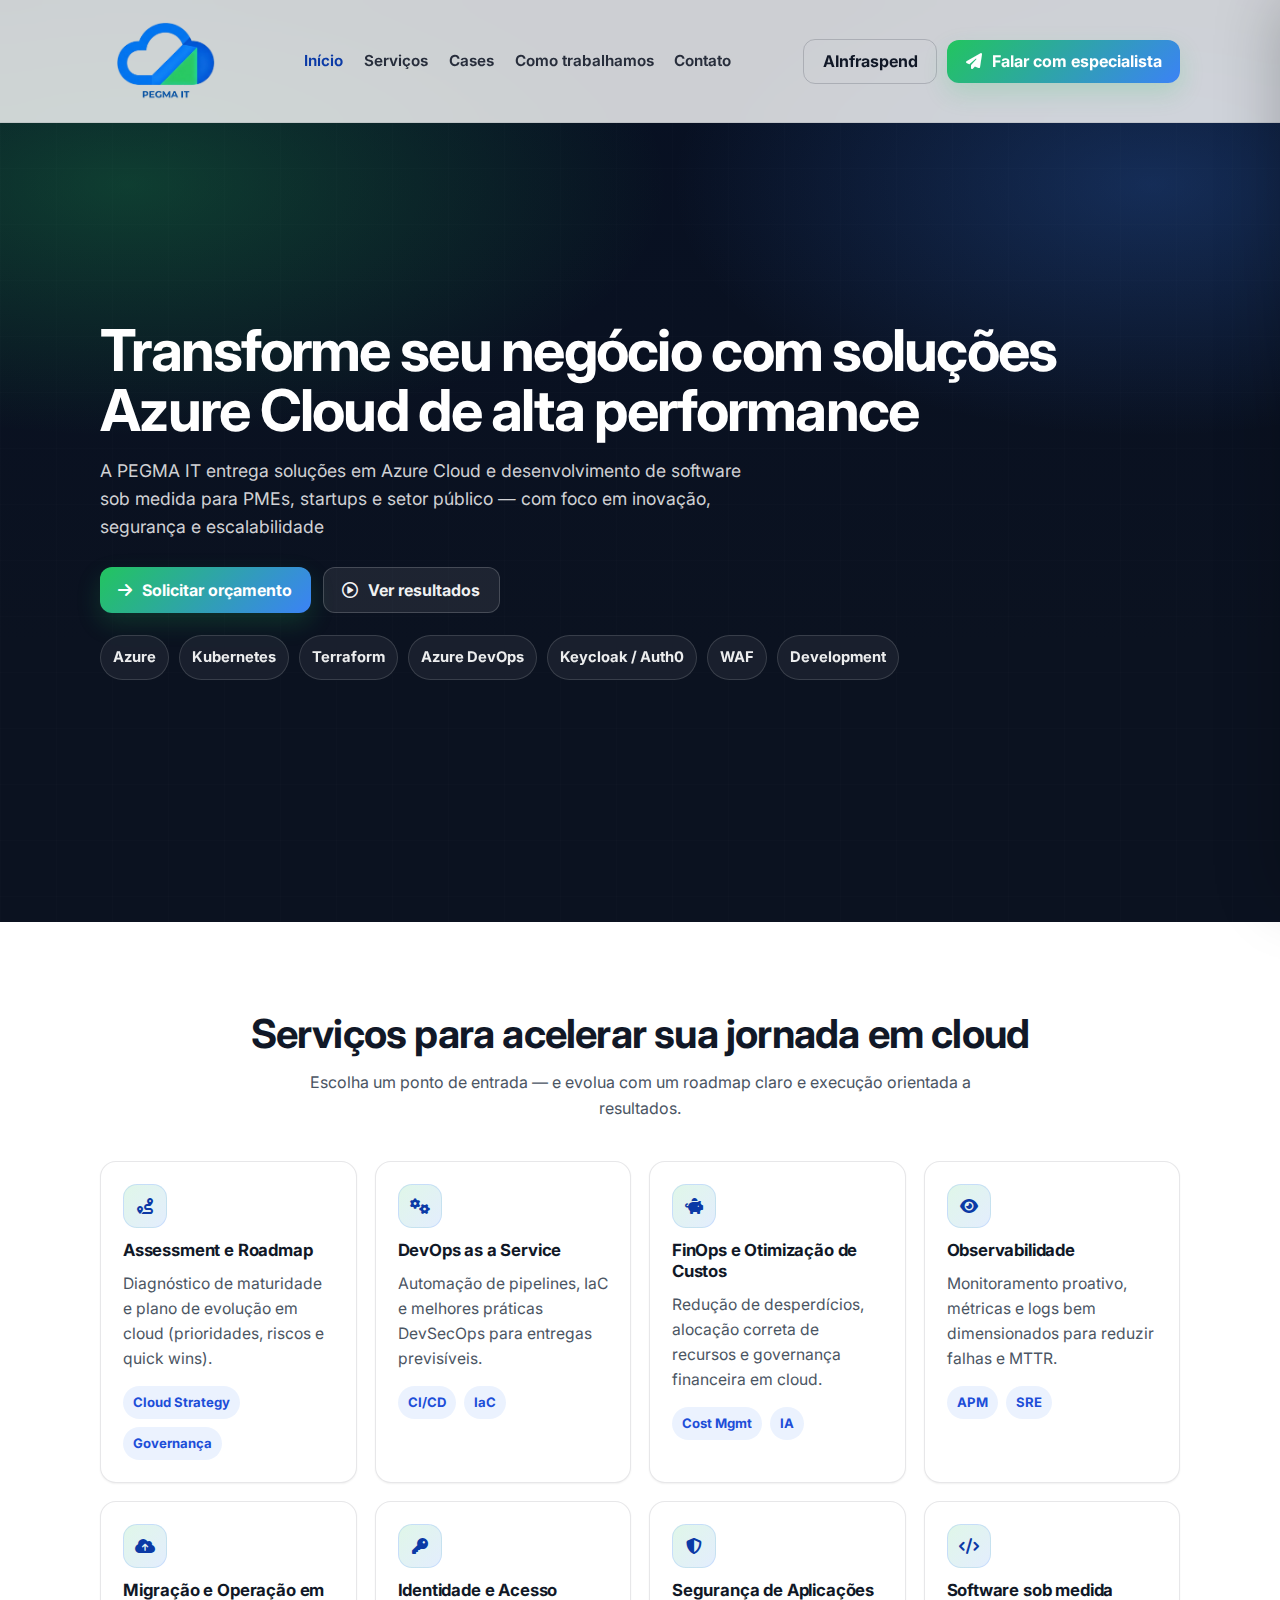
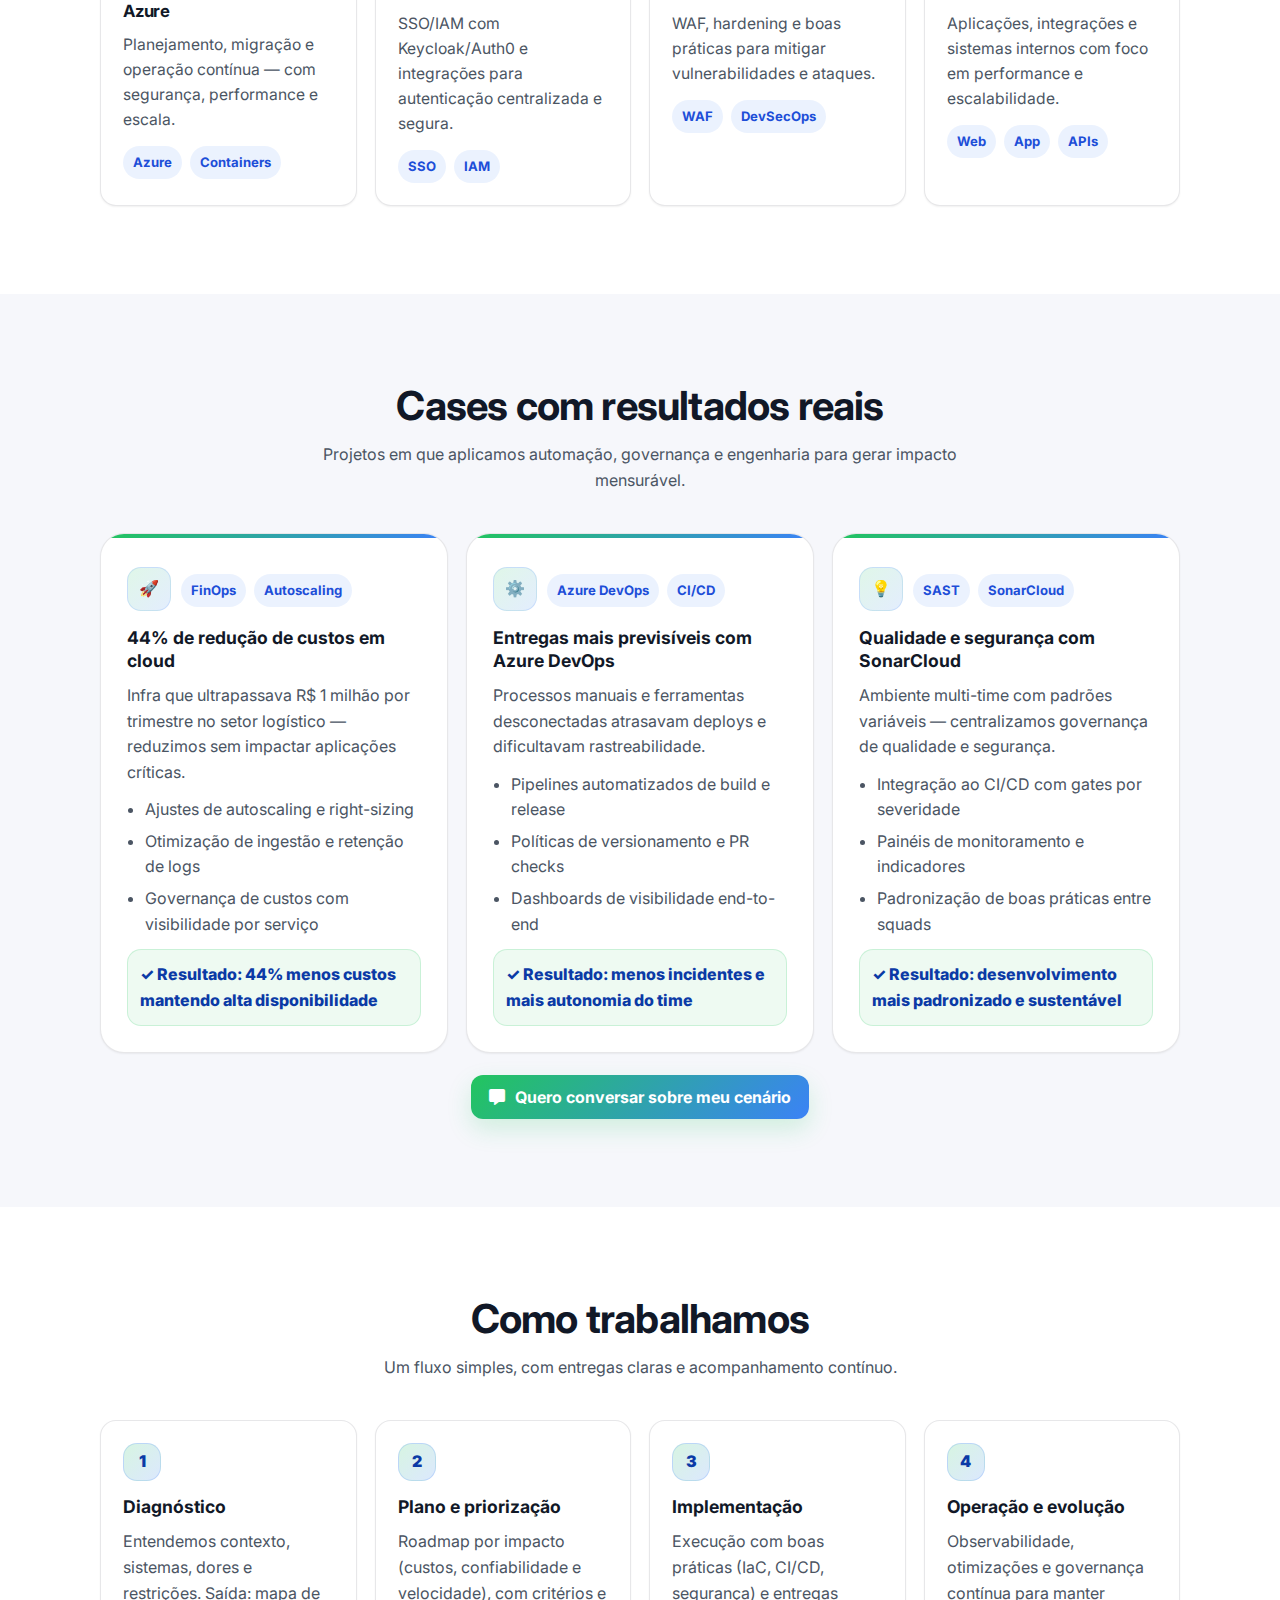
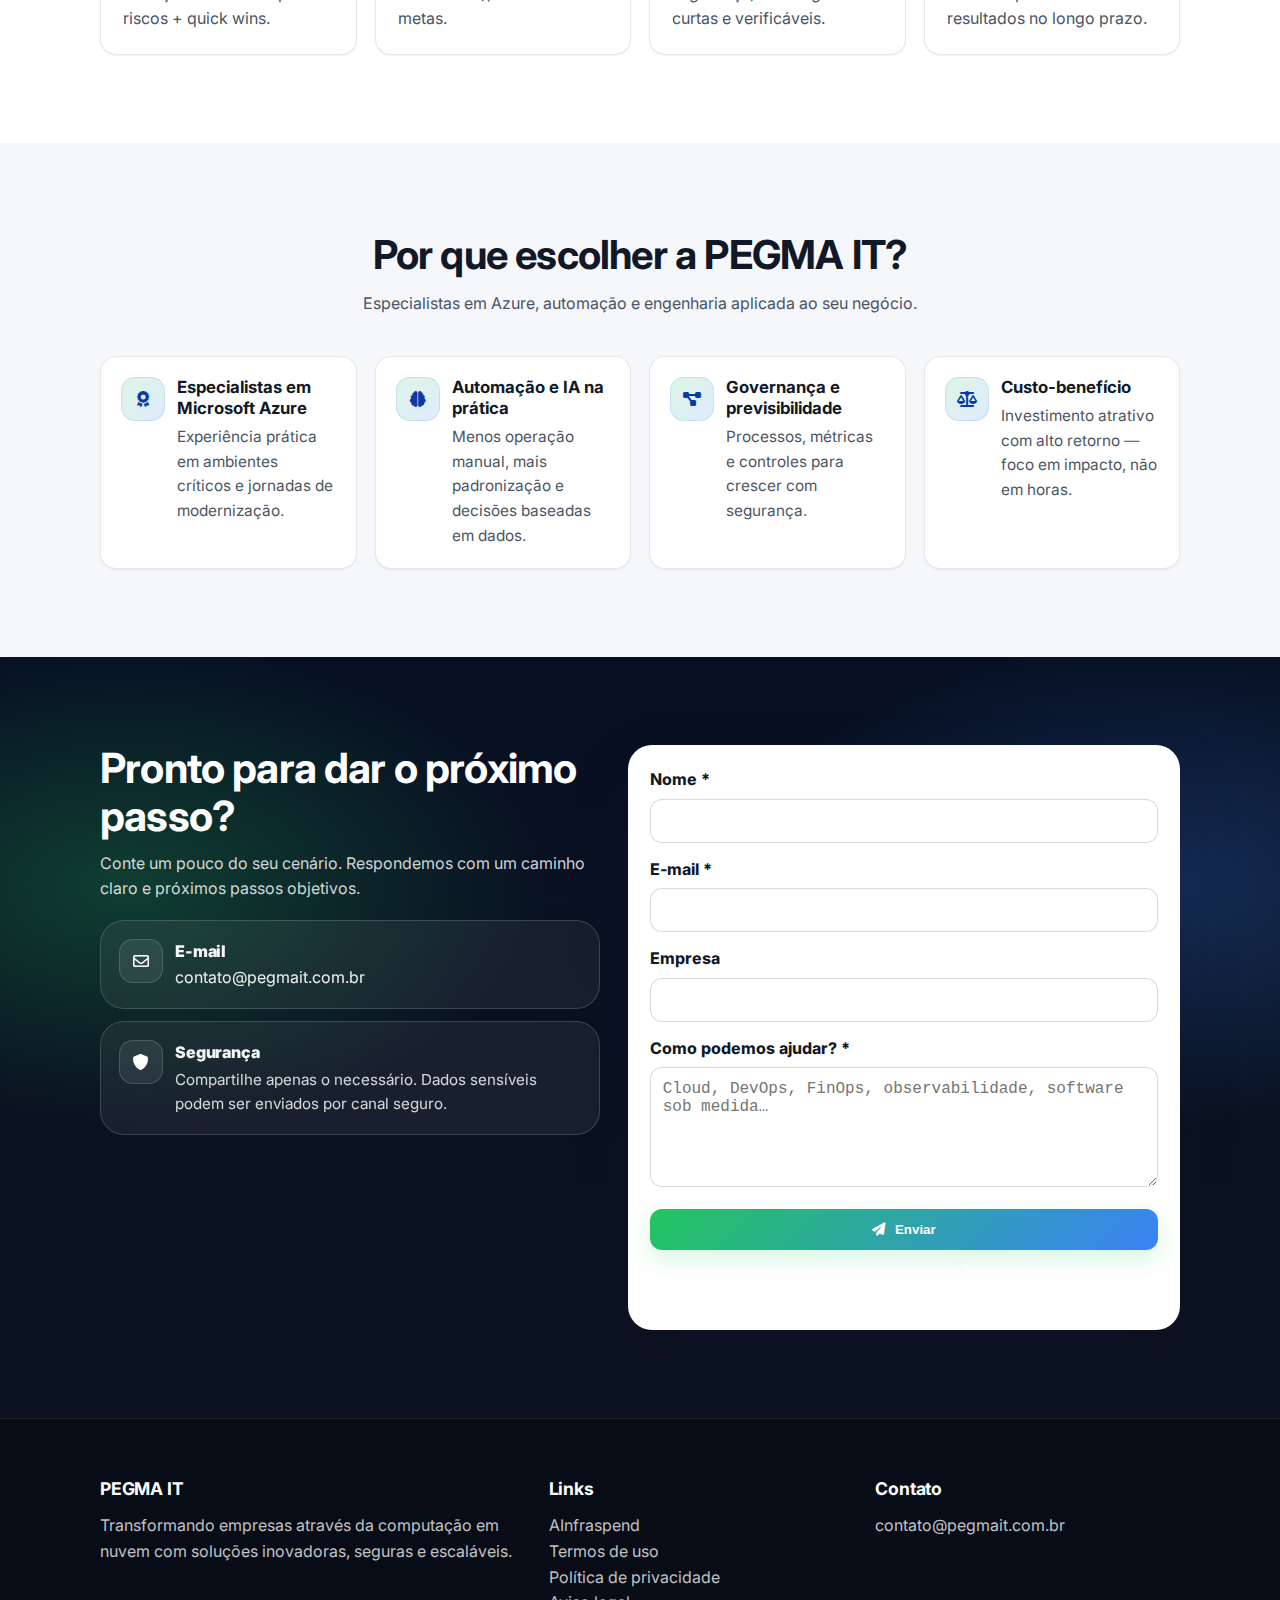
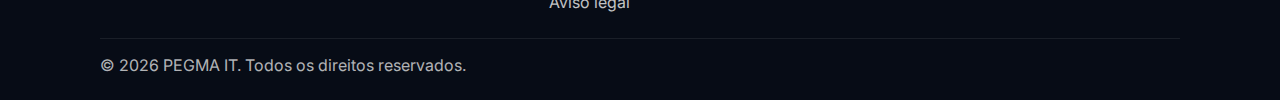
<file: index.html>
<!DOCTYPE html>
<html lang="pt-BR">
<head>
  <meta charset="UTF-8" />
  <meta name="viewport" content="width=device-width, initial-scale=1.0" />
  <title>PEGMA IT — Azure Cloud, DevOps, FinOps e Software sob medida</title>
  <meta name="description" content="A PEGMA IT entrega soluções em Azure Cloud e desenvolvimento de software sob medida para PMEs, startups e setor público — com foco em segurança, escalabilidade e eficiência de custos." />

  <meta property="og:title" content="PEGMA IT — Azure Cloud, DevOps, FinOps e Software sob medida" />
  <meta property="og:description" content="Modernização em cloud, automação de pipelines, FinOps e observabilidade — com resultados reais." />
  <meta property="og:type" content="website" />
  <meta property="og:image" content="images/logo_site.png" />

  <link rel="preconnect" href="https://fonts.googleapis.com" />
  <link rel="preconnect" href="https://fonts.gstatic.com" crossorigin />
  <link href="https://fonts.googleapis.com/css2?family=Inter:wght@400;500;600;700;800&display=swap" rel="stylesheet" />

  <link rel="stylesheet" href="css/style.css" />
  <link rel="stylesheet" href="https://cdnjs.cloudflare.com/ajax/libs/font-awesome/6.5.1/css/all.min.css" />

  <link rel="icon" type="image/png" href="images/logo_site.png" />
</head>

<body>
  <a class="skip-link" href="#inicio">Pular para o conteúdo</a>

  <!-- Header -->
  <header class="header" role="banner">
    <div class="container">
      <a href="#inicio" aria-label="PEGMA IT">
        <img class="logo_square" src="./images/logo_site.png" alt="Logo PEGMA IT" />
      </a>

      <nav class="nav" aria-label="Navegação principal">
        <a href="#inicio">Início</a>
        <a href="#servicos">Serviços</a>
        <a href="#cases">Cases</a>
        <a href="#como-funciona">Como trabalhamos</a>
        <a href="#contato">Contato</a>
      </nav>

      <div class="header-actions">
        <a href="ainfraspend" class="btn btn-outline header-actions__hide-on-mobile">AInfraspend</a>
        <a href="#contato" class="btn btn-primary header-actions__hide-on-mobile">
          <i class="fa-solid fa-paper-plane" aria-hidden="true"></i>
          Falar com especialista
        </a>

        <button class="mobile-menu-toggle" id="mobileMenuToggle" aria-label="Abrir menu">
          <i class="fa-solid fa-bars" aria-hidden="true"></i>
        </button>
      </div>
    </div>
  </header>

  <!-- Mobile Menu Sidebar -->
  <div class="mobile-menu-overlay" id="mobileMenuOverlay" aria-hidden="true"></div>
  <aside class="mobile-menu-sidebar" id="mobileMenuSidebar" aria-label="Menu mobile" aria-hidden="true">
    <div class="mobile-menu-header">
      <img class="logo_square" src="./images/logo_site.png" alt="Logo PEGMA IT" />
      <button class="mobile-menu-close" id="mobileMenuClose" aria-label="Fechar menu">
        <i class="fa-solid fa-xmark" aria-hidden="true"></i>
      </button>
    </div>
    <nav class="mobile-menu-nav">
      <a href="#inicio" class="mobile-menu-link">Início</a>
      <a href="#servicos" class="mobile-menu-link">Serviços</a>
      <a href="#cases" class="mobile-menu-link">Cases</a>
      <a href="#como-funciona" class="mobile-menu-link">Como trabalhamos</a>
      <a href="#contato" class="mobile-menu-link">Contato</a>
      <a href="ainfraspend" class="btn btn-primary mobile-menu-cta">
        <i class="fa-solid fa-arrow-right" aria-hidden="true"></i>
        Acessar AInfraspend
      </a>
    </nav>
  </aside>

  <!-- Hero -->
  <main id="inicio" class="hero" role="main">
    <div class="container">
      <div class="hero-grid">
        <div class="hero-copy">

          <h1>Transforme seu negócio com soluções Azure Cloud de alta performance</h1>
          <p>A PEGMA IT entrega soluções em Azure Cloud e desenvolvimento de software sob medida para PMEs, startups e setor público — com foco em inovação, segurança e escalabilidade</p>

          <div class="hero-cta">
            <a href="#contato" class="btn btn-primary">
              <i class="fa-solid fa-arrow-right" aria-hidden="true"></i>
              Solicitar orçamento
            </a>
            <a href="#cases" class="btn btn-secondary">
              <i class="fa-regular fa-circle-play" aria-hidden="true"></i>
              Ver resultados
            </a>
          </div>

          <div class="hero-trust" aria-label="Tecnologias">
            <span class="trust-pill">Azure</span>
            <span class="trust-pill">Kubernetes</span>
            <span class="trust-pill">Terraform</span>
            <span class="trust-pill">Azure DevOps</span>
            <span class="trust-pill">Keycloak / Auth0</span>
            <span class="trust-pill">WAF</span>
            <span class="trust-pill">Development</span>
          </div>
        </div>

      </div>
    </div>
  </main>

  <!-- Serviços -->
  <section id="servicos" class="section">
    <div class="container">
      <div class="section-title">
        <h2>Serviços para acelerar sua jornada em cloud</h2>
        <p>Escolha um ponto de entrada — e evolua com um roadmap claro e execução orientada a resultados.</p>
      </div>

      <div class="services-grid">
        <article class="service-card">
          <div class="service-icon"><i class="fa-solid fa-route" aria-hidden="true"></i></div>
          <h3>Assessment e Roadmap</h3>
          <p>Diagnóstico de maturidade e plano de evolução em cloud (prioridades, riscos e quick wins).</p>
          <div class="service-tags">
            <span class="chip">Cloud Strategy</span>
            <span class="chip">Governança</span>
          </div>
        </article>

        <article class="service-card">
          <div class="service-icon"><i class="fa-solid fa-gears" aria-hidden="true"></i></div>
          <h3>DevOps as a Service</h3>
          <p>Automação de pipelines, IaC e melhores práticas DevSecOps para entregas previsíveis.</p>
          <div class="service-tags">
            <span class="chip">CI/CD</span>
            <span class="chip">IaC</span>
          </div>
        </article>

        <article class="service-card">
          <div class="service-icon"><i class="fa-solid fa-piggy-bank" aria-hidden="true"></i></div>
          <h3>FinOps e Otimização de Custos</h3>
          <p>Redução de desperdícios, alocação correta de recursos e governança financeira em cloud.</p>
          <div class="service-tags">
            <span class="chip">Cost Mgmt</span>
            <span class="chip">IA</span>
          </div>
        </article>

        <article class="service-card">
          <div class="service-icon"><i class="fa-solid fa-eye" aria-hidden="true"></i></div>
          <h3>Observabilidade</h3>
          <p>Monitoramento proativo, métricas e logs bem dimensionados para reduzir falhas e MTTR.</p>
          <div class="service-tags">
            <span class="chip">APM</span>
            <span class="chip">SRE</span>
          </div>
        </article>

        <article class="service-card">
          <div class="service-icon"><i class="fa-solid fa-cloud-arrow-up" aria-hidden="true"></i></div>
          <h3>Migração e Operação em Azure</h3>
          <p>Planejamento, migração e operação contínua — com segurança, performance e escala.</p>
          <div class="service-tags">
            <span class="chip">Azure</span>
            <span class="chip">Containers</span>
          </div>
        </article>

        <article class="service-card">
          <div class="service-icon"><i class="fa-solid fa-key" aria-hidden="true"></i></div>
          <h3>Identidade e Acesso</h3>
          <p>SSO/IAM com Keycloak/Auth0 e integrações para autenticação centralizada e segura.</p>
          <div class="service-tags">
            <span class="chip">SSO</span>
            <span class="chip">IAM</span>
          </div>
        </article>

        <article class="service-card">
          <div class="service-icon"><i class="fa-solid fa-shield-halved" aria-hidden="true"></i></div>
          <h3>Segurança de Aplicações</h3>
          <p>WAF, hardening e boas práticas para mitigar vulnerabilidades e ataques.</p>
          <div class="service-tags">
            <span class="chip">WAF</span>
            <span class="chip">DevSecOps</span>
          </div>
        </article>

        <article class="service-card">
          <div class="service-icon"><i class="fa-solid fa-code" aria-hidden="true"></i></div>
          <h3>Software sob medida</h3>
          <p>Aplicações, integrações e sistemas internos com foco em performance e escalabilidade.</p>
          <div class="service-tags">
            <span class="chip">Web</span>
            <span class="chip">App</span>
            <span class="chip">APIs</span>
          </div>
        </article>
      </div>
    </div>
  </section>

  <!-- Cases -->
  <section id="cases" class="section section--alt">
    <div class="container">
      <div class="section-title">
        <h2>Cases com resultados reais</h2>
        <p>Projetos em que aplicamos automação, governança e engenharia para gerar impacto mensurável.</p>
      </div>

      <div class="cases-grid">
        <article class="case-card">
          <div class="case-top">
            <span class="case-icon">🚀</span>
            <div class="case-chips">
              <span class="chip">FinOps</span>
              <span class="chip">Autoscaling</span>
            </div>
          </div>
          <h3>44% de redução de custos em cloud</h3>
          <p>Infra que ultrapassava R$ 1 milhão por trimestre no setor logístico — reduzimos sem impactar aplicações críticas.</p>
          <ul class="case-list">
            <li>Ajustes de autoscaling e right-sizing</li>
            <li>Otimização de ingestão e retenção de logs</li>
            <li>Governança de custos com visibilidade por serviço</li>
          </ul>
          <div class="case-highlight">✓ Resultado: 44% menos custos mantendo alta disponibilidade</div>
        </article>

        <article class="case-card">
          <div class="case-top">
            <span class="case-icon">⚙️</span>
            <div class="case-chips">
              <span class="chip">Azure DevOps</span>
              <span class="chip">CI/CD</span>
            </div>
          </div>
          <h3>Entregas mais previsíveis com Azure DevOps</h3>
          <p>Processos manuais e ferramentas desconectadas atrasavam deploys e dificultavam rastreabilidade.</p>
          <ul class="case-list">
            <li>Pipelines automatizados de build e release</li>
            <li>Políticas de versionamento e PR checks</li>
            <li>Dashboards de visibilidade end-to-end</li>
          </ul>
          <div class="case-highlight">✓ Resultado: menos incidentes e mais autonomia do time</div>
        </article>

        <article class="case-card">
          <div class="case-top">
            <span class="case-icon">💡</span>
            <div class="case-chips">
              <span class="chip">SAST</span>
              <span class="chip">SonarCloud</span>
            </div>
          </div>
          <h3>Qualidade e segurança com SonarCloud</h3>
          <p>Ambiente multi-time com padrões variáveis — centralizamos governança de qualidade e segurança.</p>
          <ul class="case-list">
            <li>Integração ao CI/CD com gates por severidade</li>
            <li>Painéis de monitoramento e indicadores</li>
            <li>Padronização de boas práticas entre squads</li>
          </ul>
          <div class="case-highlight">✓ Resultado: desenvolvimento mais padronizado e sustentável</div>
        </article>
      </div>

      <div class="cases-cta">
        <a class="btn btn-primary" href="#contato">
          <i class="fa-solid fa-message" aria-hidden="true"></i>
          Quero conversar sobre meu cenário
        </a>
      </div>
    </div>
  </section>

  <!-- Como trabalhamos -->
  <section id="como-funciona" class="section">
    <div class="container">
      <div class="section-title">
        <h2>Como trabalhamos</h2>
        <p>Um fluxo simples, com entregas claras e acompanhamento contínuo.</p>
      </div>

      <div class="process-grid">
        <article class="process-step">
          <div class="process-step__num">1</div>
          <h3>Diagnóstico</h3>
          <p>Entendemos contexto, sistemas, dores e restrições. Saída: mapa de riscos + quick wins.</p>
        </article>
        <article class="process-step">
          <div class="process-step__num">2</div>
          <h3>Plano e priorização</h3>
          <p>Roadmap por impacto (custos, confiabilidade e velocidade), com critérios e metas.</p>
        </article>
        <article class="process-step">
          <div class="process-step__num">3</div>
          <h3>Implementação</h3>
          <p>Execução com boas práticas (IaC, CI/CD, segurança) e entregas curtas e verificáveis.</p>
        </article>
        <article class="process-step">
          <div class="process-step__num">4</div>
          <h3>Operação e evolução</h3>
          <p>Observabilidade, otimizações e governança contínua para manter resultados no longo prazo.</p>
        </article>
      </div>
    </div>
  </section>

  <!-- Benefícios -->
  <section id="sobre" class="section section--alt">
    <div class="container">
      <div class="section-title">
        <h2>Por que escolher a PEGMA IT?</h2>
        <p>Especialistas em Azure, automação e engenharia aplicada ao seu negócio.</p>
      </div>

      <div class="benefits-grid">
        <article class="benefit-item">
          <div class="benefit-icon"><i class="fa-solid fa-award" aria-hidden="true"></i></div>
          <div class="benefit-content">
            <h4>Especialistas em Microsoft Azure</h4>
            <p>Experiência prática em ambientes críticos e jornadas de modernização.</p>
          </div>
        </article>

        <article class="benefit-item">
          <div class="benefit-icon"><i class="fa-solid fa-brain" aria-hidden="true"></i></div>
          <div class="benefit-content">
            <h4>Automação e IA na prática</h4>
            <p>Menos operação manual, mais padronização e decisões baseadas em dados.</p>
          </div>
        </article>

        <article class="benefit-item">
          <div class="benefit-icon"><i class="fa-solid fa-diagram-project" aria-hidden="true"></i></div>
          <div class="benefit-content">
            <h4>Governança e previsibilidade</h4>
            <p>Processos, métricas e controles para crescer com segurança.</p>
          </div>
        </article>

        <article class="benefit-item">
          <div class="benefit-icon"><i class="fa-solid fa-scale-balanced" aria-hidden="true"></i></div>
          <div class="benefit-content">
            <h4>Custo-benefício</h4>
            <p>Investimento atrativo com alto retorno — foco em impacto, não em horas.</p>
          </div>
        </article>
      </div>
    </div>
  </section>

  <!-- Contato -->
  <section id="contato" class="cta-section">
    <div class="container">
      <div class="cta-grid">
        <div class="cta-copy">
          <h2>Pronto para dar o próximo passo?</h2>
          <p>Conte um pouco do seu cenário. Respondemos com um caminho claro e próximos passos objetivos.</p>

          <div class="contact-cards">
            <div class="contact-card">
              <div class="contact-card__icon"><i class="fa-regular fa-envelope" aria-hidden="true"></i></div>
              <div>
                <div class="contact-card__title">E-mail</div>
                <a class="contact-card__link" href="mailto:contato@pegmait.com.br">contato@pegmait.com.br</a>
              </div>
            </div>
            <div class="contact-card">
              <div class="contact-card__icon"><i class="fa-solid fa-shield" aria-hidden="true"></i></div>
              <div>
                <div class="contact-card__title">Segurança</div>
                <div class="contact-card__text">Compartilhe apenas o necessário. Dados sensíveis podem ser enviados por canal seguro.</div>
              </div>
            </div>
          </div>
        </div>

        <form class="contact-form" id="contactForm" data-endpoint="">
          <div class="success-message" id="successMessage">
            Mensagem enviada com sucesso! Entraremos em contato em breve.
          </div>

          <div class="form-group">
            <label for="name">Nome *</label>
            <input type="text" id="name" name="name" autocomplete="name" required />
            <div class="error-message" id="nameError">Por favor, informe seu nome.</div>
          </div>

          <div class="form-group">
            <label for="email">E-mail *</label>
            <input type="email" id="email" name="email" autocomplete="email" required />
            <div class="error-message" id="emailError">Por favor, informe um e-mail válido.</div>
          </div>

          <div class="form-group">
            <label for="company">Empresa</label>
            <input type="text" id="company" name="company" autocomplete="organization" />
          </div>

          <div class="form-group">
            <label for="message">Como podemos ajudar? *</label>
            <textarea id="message" name="message" placeholder="Cloud, DevOps, FinOps, observabilidade, software sob medida…" required></textarea>
            <div class="error-message" id="messageError">Por favor, descreva suas necessidades.</div>
          </div>

          <button type="submit" class="btn btn-primary" style="width: 100%;">
            <i class="fa-solid fa-paper-plane" aria-hidden="true"></i>
            Enviar
          </button>

          <p class="form-hint">Dica: se você ainda não tem um endpoint, o formulário abre seu e-mail automaticamente.</p>
        </form>
      </div>
    </div>
  </section>

  <!-- Footer -->
  <footer class="footer">
    <div class="container">
      <div class="footer-content">
        <div class="footer-section">
          <h3>PEGMA IT</h3>
          <p>Transformando empresas através da computação em nuvem com soluções inovadoras, seguras e escaláveis.</p>
        </div>
        <div class="footer-section">
          <h3>Links</h3>
          <p><a href="ainfraspend">AInfraspend</a></p>
          <p><a href="termos-de-uso">Termos de uso</a></p>
          <p><a href="politica-de-privacidade">Política de privacidade</a></p>
          <p><a href="disclaimer">Aviso legal</a></p>
        </div>
        <div class="footer-section">
          <h3>Contato</h3>
          <p><a href="mailto:contato@pegmait.com.br">contato@pegmait.com.br</a></p>
        </div>
      </div>

      <div class="footer-bottom">
        <p>&copy; 2026 PEGMA IT. Todos os direitos reservados.</p>
      </div>
    </div>
  </footer>

  <script src="js/main.js"></script>
</body>
</html>
</file>
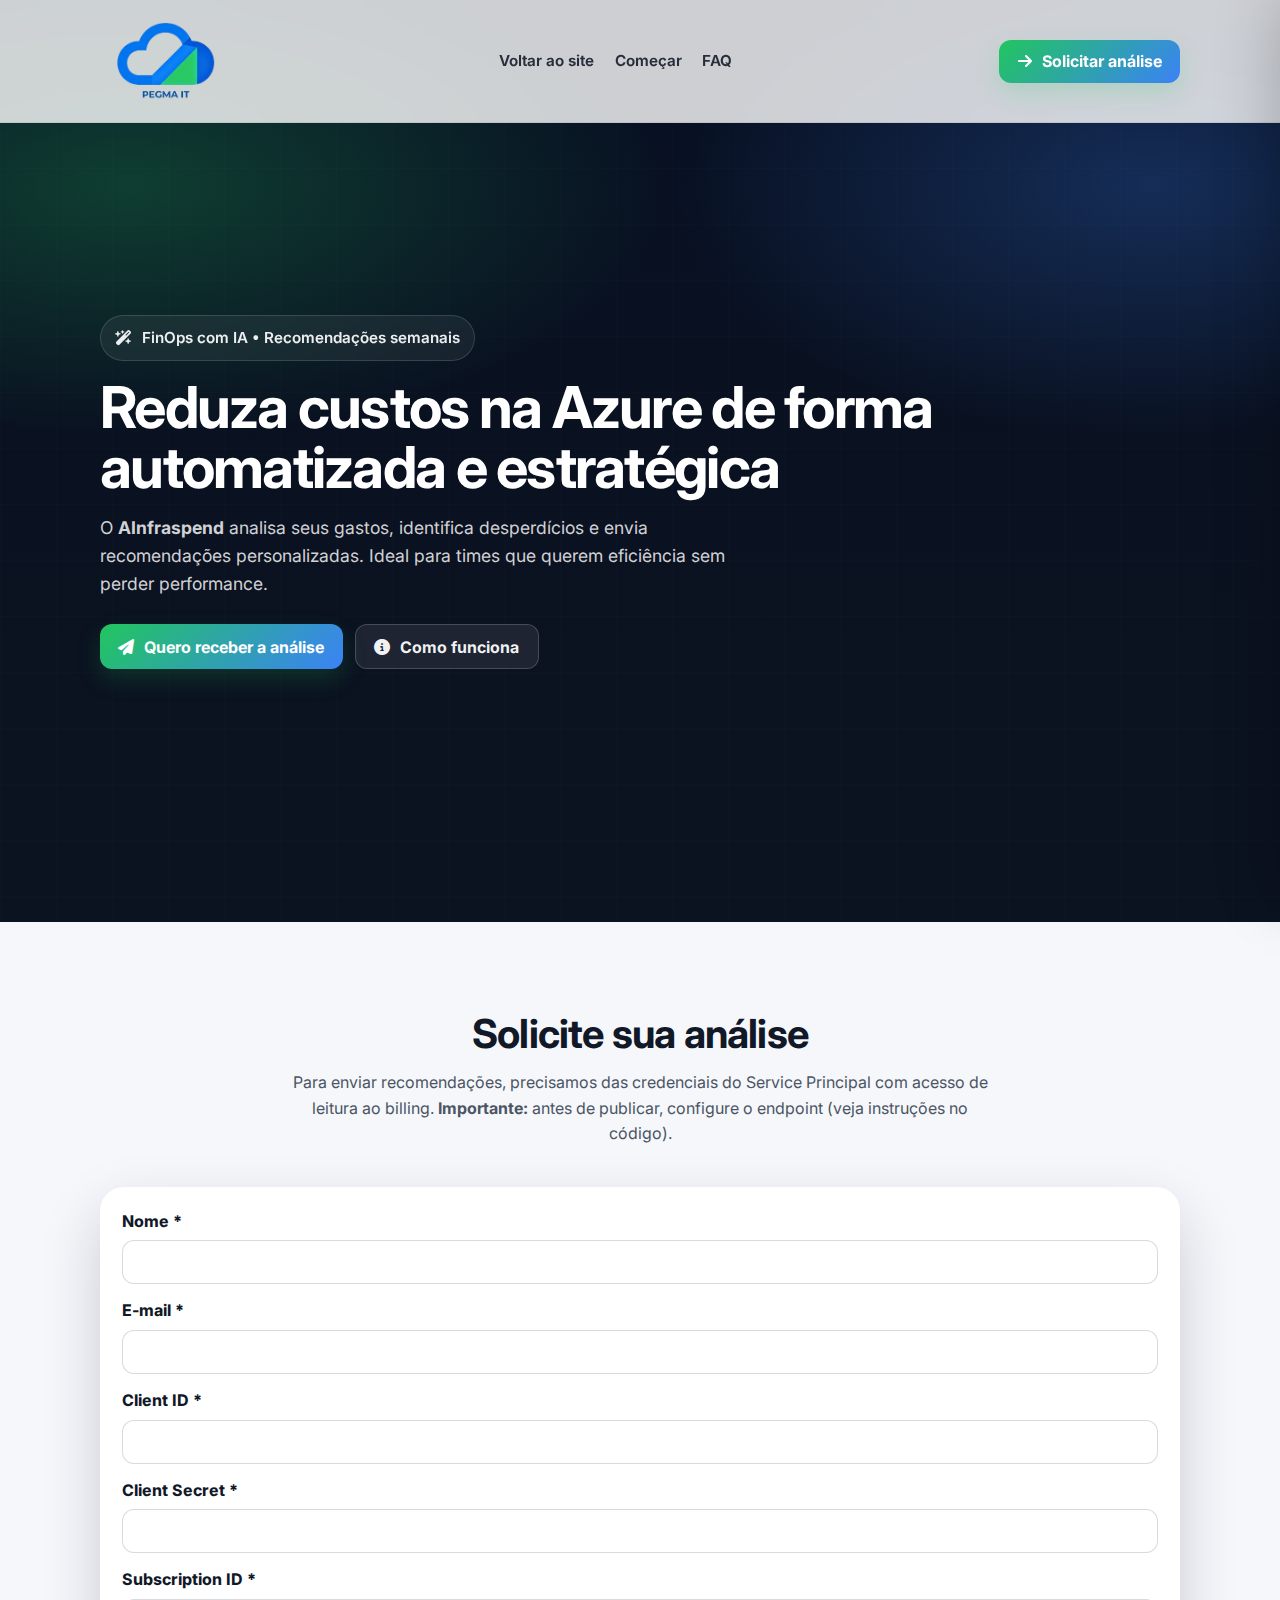
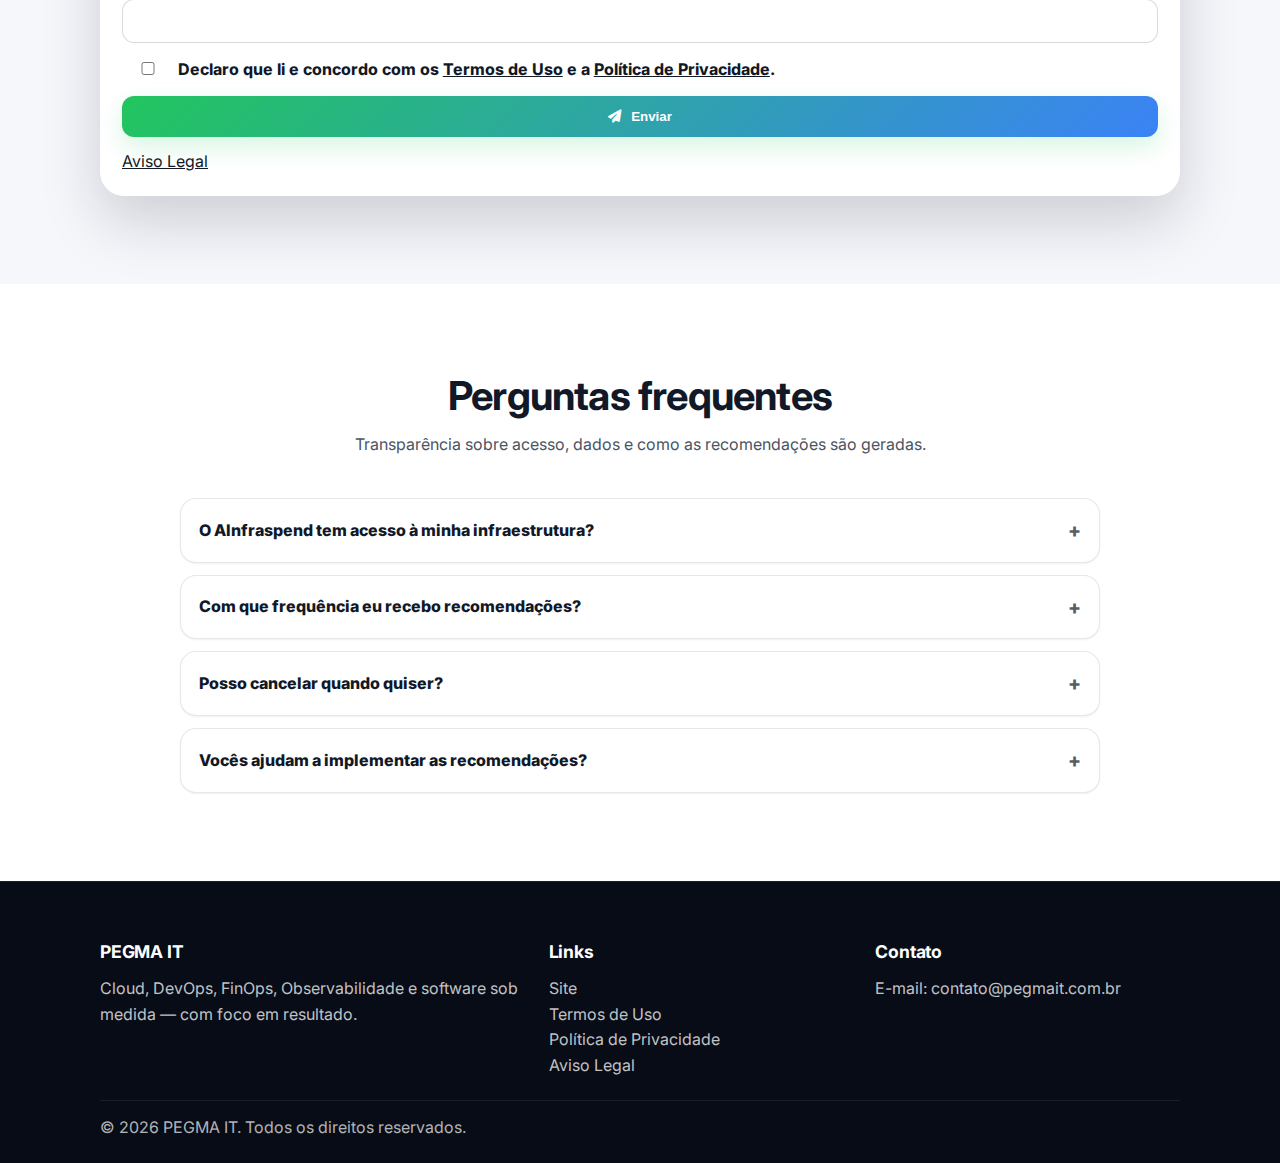
<file: ainfraspend/index.html>
<!DOCTYPE html>
<html lang="pt-BR">
<head>
  <meta charset="UTF-8" />
  <meta name="viewport" content="width=device-width, initial-scale=1.0" />
  <title>AInfraspend — Otimize custos na Azure com recomendações por IA | PEGMA IT</title>
  <meta name="description" content="O AInfraspend analisa custos da sua assinatura Azure e envia recomendações semanais para reduzir desperdícios e otimizar recursos." />

  <meta property="og:title" content="AInfraspend — FinOps com IA" />
  <meta property="og:description" content="Análise semanal de custos na Azure e recomendações de otimização por e-mail." />
  <meta property="og:type" content="website" />
  <meta property="og:image" content="../images/logo_site.png" />

  <link rel="preconnect" href="https://fonts.googleapis.com" />
  <link rel="preconnect" href="https://fonts.gstatic.com" crossorigin />
  <link href="https://fonts.googleapis.com/css2?family=Inter:wght@400;500;600;700;800&display=swap" rel="stylesheet" />

  <link rel="stylesheet" href="../css/style.css" />
  <link rel="stylesheet" href="https://cdnjs.cloudflare.com/ajax/libs/font-awesome/6.5.1/css/all.min.css" />

  <link rel="icon" type="image/png" href="../images/logo_site.png" />
</head>

<body>
  <a class="skip-link" href="#inicio">Pular para o conteúdo</a>

  <!-- Header -->
  <header class="header" role="banner">
    <div class="container">
      <a href="../" aria-label="Voltar para PEGMA IT">
        <img class="logo_square" src="../images/logo_site.png" alt="Logo PEGMA IT" />
      </a>

      <nav class="nav" aria-label="Navegação">
        <a href="../">Voltar ao site</a>
        <a href="#formulario">Começar</a>
        <a href="#faq">FAQ</a>
      </nav>

      <div class="header-actions">
        <a href="#formulario" class="btn btn-primary header-actions__hide-on-mobile">
          <i class="fa-solid fa-arrow-right" aria-hidden="true"></i>
          Solicitar análise
        </a>

        <button class="mobile-menu-toggle" id="mobileMenuToggle" aria-label="Abrir menu">
          <i class="fa-solid fa-bars" aria-hidden="true"></i>
        </button>
      </div>
    </div>
  </header>

  <!-- Mobile Menu Sidebar -->
  <div class="mobile-menu-overlay" id="mobileMenuOverlay" aria-hidden="true"></div>
  <aside class="mobile-menu-sidebar" id="mobileMenuSidebar" aria-label="Menu mobile" aria-hidden="true">
    <div class="mobile-menu-header">
      <img class="logo_square" src="../images/logo_site.png" alt="Logo PEGMA IT" />
      <button class="mobile-menu-close" id="mobileMenuClose" aria-label="Fechar menu">
        <i class="fa-solid fa-xmark" aria-hidden="true"></i>
      </button>
    </div>
    <nav class="mobile-menu-nav">
      <a href="../" class="mobile-menu-link">Voltar ao site</a>
      <a href="#formulario" class="mobile-menu-link">Começar</a>
      <a href="#faq" class="mobile-menu-link">FAQ</a>
      <a href="#formulario" class="btn btn-primary mobile-menu-cta">
        <i class="fa-solid fa-arrow-right" aria-hidden="true"></i>
        Solicitar análise
      </a>
    </nav>
  </aside>

  <!-- Hero -->
  <main id="inicio" class="hero" role="main">
    <div class="container">
      <div class="hero-grid">
        <div class="hero-copy">
          <div class="badge">
            <i class="fa-solid fa-wand-magic-sparkles" aria-hidden="true"></i>
            FinOps com IA • Recomendações semanais
          </div>

          <h1>Reduza custos na Azure de forma automatizada e estratégica</h1>
          <p>
            O <strong>AInfraspend</strong> analisa seus gastos, identifica desperdícios e envia recomendações personalizadas.
            Ideal para times que querem eficiência sem perder performance.
          </p>

          <div class="hero-ctas">
            <a href="#formulario" class="btn btn-primary">
              <i class="fa-solid fa-paper-plane" aria-hidden="true"></i>
              Quero receber a análise
            </a>
            <a href="#faq" class="btn btn-secondary">
              <i class="fa-solid fa-circle-info" aria-hidden="true"></i>
              Como funciona
            </a>
          </div>

      </div>
    </div>
  </main>

  <!-- Form -->
  <section id="formulario" class="section section--alt">
    <div class="container">
      <div class="section-title">
        <h2>Solicite sua análise</h2>
        <p>
          Para enviar recomendações, precisamos das credenciais do Service Principal com acesso de leitura ao billing.
          <strong>Importante:</strong> antes de publicar, configure o endpoint (veja instruções no código).
        </p>
      </div>

      <div class="contact-surface">
        <div>
          <form class="contact-form" id="ainfraspendForm" data-form="ainfraspend" data-endpoint="">
            <div class="success-message" id="ainfraspendSuccess">Cadastro efetuado com sucesso!</div>
            <div class="warning-message" id="ainfraspendWarning">
              Configuração pendente: defina <strong>data-endpoint</strong> no formulário para enviar os dados.
            </div>

            <div class="form-group">
              <label for="name">Nome *</label>
              <input type="text" id="name" name="name" autocomplete="name" required />
              <div class="error-message" id="nameError">Informe seu nome.</div>
            </div>

            <div class="form-group">
              <label for="email">E-mail *</label>
              <input type="email" id="email" name="email" autocomplete="email" required />
              <div class="error-message" id="emailError">Informe um e-mail válido.</div>
            </div>

            <div class="form-group">
              <label for="client_id">Client ID *</label>
              <input type="text" id="client_id" name="client_id" required />
              <div class="error-message" id="client_idError">Informe o Client ID.</div>
            </div>

            <div class="form-group">
              <label for="client_secret">Client Secret *</label>
              <input type="password" id="client_secret" name="client_secret" required />
              <div class="error-message" id="client_secretError">Informe o Client Secret.</div>
            </div>

            <div class="form-group">
              <label for="subscription_id">Subscription ID *</label>
              <input type="text" id="subscription_id" name="subscription_id" required />
              <div class="error-message" id="subscription_idError">Informe o Subscription ID.</div>
            </div>

            <div class="form-group">
              <label class="checkbox">
                <input type="checkbox" class="terms_acceptance" id="terms_acceptance" name="terms_acceptance" required />
                Declaro que li e concordo com os
                <a href="../termos-de-uso" target="_blank" rel="noreferrer">Termos de Uso</a> e a
                <a href="../politica-de-privacidade" target="_blank" rel="noreferrer">Política de Privacidade</a>.
              </label>
              <div class="error-message" id="terms_acceptanceError">Você precisa aceitar os termos.</div>
            </div>

            <button type="submit" class="btn btn-primary" style="width: 100%;">
              <i class="fa-solid fa-paper-plane" aria-hidden="true"></i>
              Enviar
            </button>

            <a href="../disclaimer" class="disclaimer" target="_blank" rel="noreferrer">Aviso Legal</a>
          </form>
        </div>

      </div>
    </div>
  </section>

  <!-- FAQ -->
  <section id="faq" class="section">
    <div class="container">
      <div class="section-title">
        <h2>Perguntas frequentes</h2>
        <p>Transparência sobre acesso, dados e como as recomendações são geradas.</p>
      </div>

      <div class="faq">
        <details>
          <summary>O AInfraspend tem acesso à minha infraestrutura?</summary>
          <p>O foco é análise de custos/consumo. Recomendamos configurar permissões de <strong>somente leitura</strong> para billing e relatórios de consumo.</p>
        </details>
        <details>
          <summary>Com que frequência eu recebo recomendações?</summary>
          <p>Semanalmente, por e-mail, com uma lista priorizada por impacto financeiro.</p>
        </details>
        <details>
          <summary>Posso cancelar quando quiser?</summary>
          <p>Sim. Você pode pedir o cancelamento a qualquer momento por e-mail.</p>
        </details>
        <details>
          <summary>Vocês ajudam a implementar as recomendações?</summary>
          <p>Sim. Se você quiser, a PEGMA IT pode executar as ações com boas práticas de FinOps e SRE/DevOps.</p>
        </details>
      </div>
    </div>
  </section>

  <!-- Footer -->
  <footer class="footer" role="contentinfo">
    <div class="container">
      <div class="footer-content">
        <div class="footer-section">
          <h3>PEGMA IT</h3>
          <p>Cloud, DevOps, FinOps, Observabilidade e software sob medida — com foco em resultado.</p>
        </div>
        <div class="footer-section">
          <h3>Links</h3>
          <p><a href="../">Site</a></p>
          <p><a href="../termos-de-uso">Termos de Uso</a></p>
          <p><a href="../politica-de-privacidade">Política de Privacidade</a></p>
          <p><a href="../disclaimer">Aviso Legal</a></p>
        </div>
        <div class="footer-section">
          <h3>Contato</h3>
          <p>E-mail: <a href="mailto:contato@pegmait.com.br">contato@pegmait.com.br</a></p>
        </div>
      </div>
      <div class="footer-bottom">
        <p>&copy; 2026 PEGMA IT. Todos os direitos reservados.</p>
      </div>
    </div>
  </footer>

  <script src="../js/main.js" defer></script>
</body>
</html>
</file>
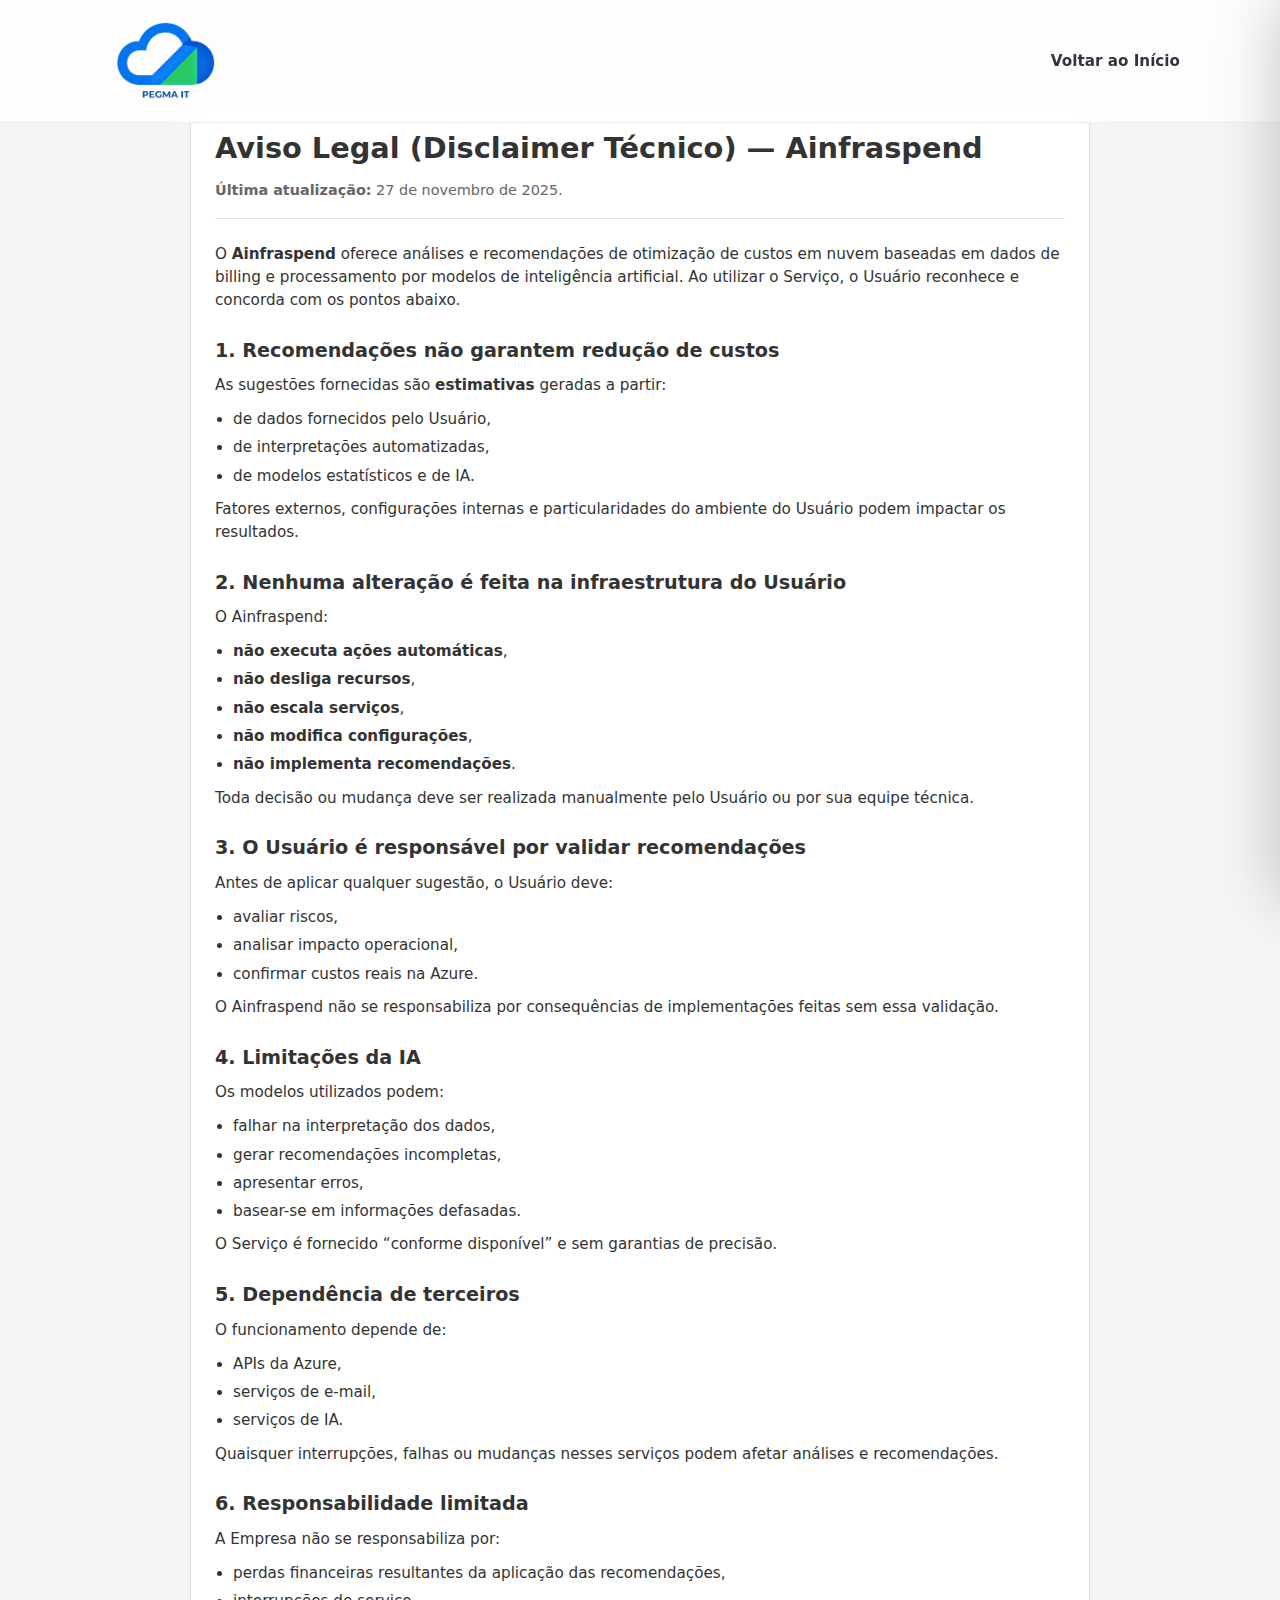
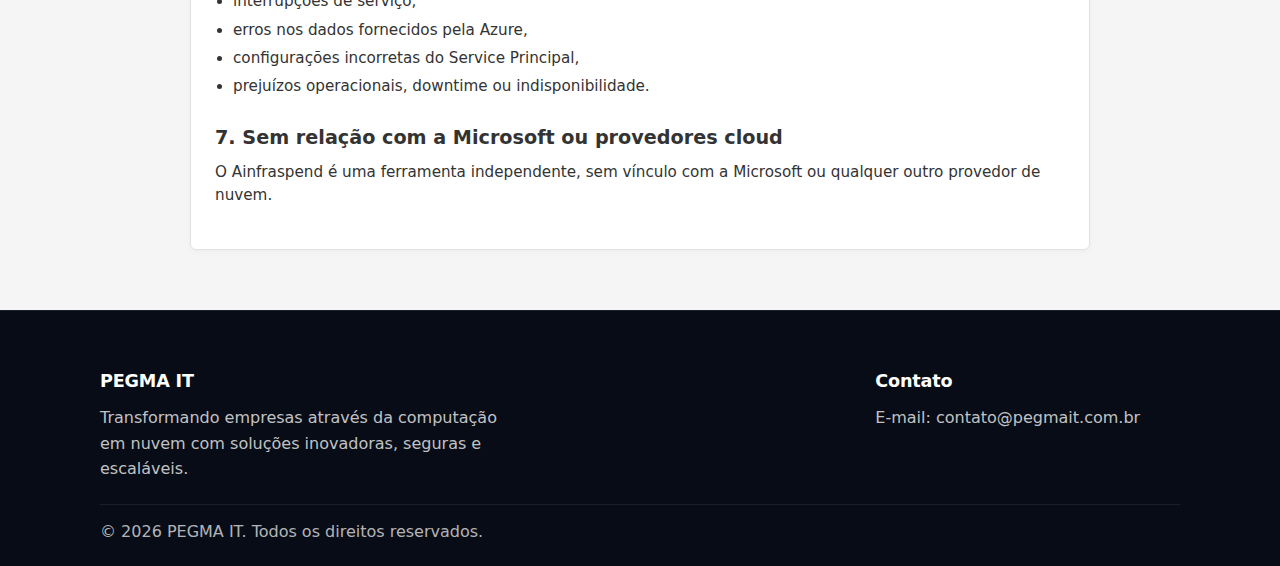
<file: disclaimer/index.html>
<!DOCTYPE html>
<html lang="pt-BR">
  <head>
    <meta charset="UTF-8">
    <meta name="viewport" content="width=device-width, initial-scale=1.0">
    <title>PEGMA IT - Aviso Legal (Disclaimer Técnico) — Ainfraspend</title>
    <meta name="description" content="Aviso Legal (Disclaimer Técnico) do Ainfraspend, ferramenta de análise de custos em nuvem da PEGMA IT.">

    <link rel="stylesheet" href="../css/style.css">
    <link rel="stylesheet" href="https://cdnjs.cloudflare.com/ajax/libs/font-awesome/6.5.1/css/all.min.css">

    <!-- Estilo simples para a página -->
    <style>
      body {
        background: #f5f5f5;
        color: #333;
        font-family: system-ui, -apple-system, BlinkMacSystemFont, "Segoe UI", sans-serif;
      }

      .terms-page {
        padding: 100px 16px 60px;
      }

      .terms-container {
        max-width: 900px;
        margin: 0 auto;
        background: #ffffff;
        border-radius: 6px;
        border: 1px solid #e0e0e0;
        padding: 24px 24px 32px;
        box-shadow: 0 2px 6px rgba(0, 0, 0, 0.03);
      }

      .terms-header {
        margin-bottom: 24px;
        border-bottom: 1px solid #e0e0e0;
        padding-bottom: 16px;
      }

      .terms-header h1 {
        font-size: 1.8rem;
        margin: 0 0 8px;
      }

      .terms-header p {
        margin: 0;
        font-size: 0.9rem;
        color: #666;
      }

      .terms-content h2 {
        font-size: 1.2rem;
        margin-top: 24px;
        margin-bottom: 8px;
      }

      .terms-content h3 {
        font-size: 1rem;
        margin-top: 16px;
        margin-bottom: 6px;
      }

      .terms-content p {
        margin: 4px 0 10px;
        line-height: 1.5;
        font-size: 0.95rem;
      }

      .terms-content ul {
        margin: 4px 0 10px 18px;
        padding-left: 0;
        font-size: 0.95rem;
      }

      .terms-content li {
        margin-bottom: 4px;
      }

      @media (max-width: 600px) {
        .terms-container {
          padding: 20px 16px 24px;
        }

        .terms-header h1 {
          font-size: 1.4rem;
        }
      }
    </style>
  </head>

  <body>
    <!-- Header -->
    <header class="header">
      <div class="container">
        <img class="logo_square" src="../images/logo_site.png" />
        <nav class="nav">
          <a href="../ainfraspend">Voltar ao Início</a>
        </nav>
        <button class="mobile-menu-toggle" id="mobileMenuToggle">
          <i class="fa-solid fa-bars"></i>
        </button>
      </div>
    </header>

    <!-- Mobile Menu Sidebar -->
    <div class="mobile-menu-overlay" id="mobileMenuOverlay"></div>
    <div class="mobile-menu-sidebar" id="mobileMenuSidebar">
      <div class="mobile-menu-header">
        <img class="logo_square" src="../images/logo_site.png" />
        <button class="mobile-menu-close" id="mobileMenuClose">
          <i class="fa-solid fa-xmark"></i>
        </button>
      </div>
      <nav class="mobile-menu-nav">
        <a href="../ainfraspend" class="mobile-menu-link">Voltar ao Início</a>
      </nav>
    </div>

    <!-- Conteúdo: Aviso Legal (Disclaimer Técnico) -->
    <main class="terms-page">
      <div class="terms-container">
        <header class="terms-header">
          <h1>Aviso Legal (Disclaimer Técnico) — Ainfraspend</h1>
          <p><strong>Última atualização:</strong> 27 de novembro de 2025.</p>
        </header>

        <section class="terms-content">
          <p>
            O <strong>Ainfraspend</strong> oferece análises e recomendações de otimização de custos em nuvem
            baseadas em dados de billing e processamento por modelos de inteligência artificial.
            Ao utilizar o Serviço, o Usuário reconhece e concorda com os pontos abaixo.
          </p>

          <h2>1. Recomendações não garantem redução de custos</h2>
          <p>As sugestões fornecidas são <strong>estimativas</strong> geradas a partir:</p>
          <ul>
            <li>de dados fornecidos pelo Usuário,</li>
            <li>de interpretações automatizadas,</li>
            <li>de modelos estatísticos e de IA.</li>
          </ul>
          <p>
            Fatores externos, configurações internas e particularidades do ambiente do Usuário
            podem impactar os resultados.
          </p>

          <h2>2. Nenhuma alteração é feita na infraestrutura do Usuário</h2>
          <p>O Ainfraspend:</p>
          <ul>
            <li><strong>não executa ações automáticas</strong>,</li>
            <li><strong>não desliga recursos</strong>,</li>
            <li><strong>não escala serviços</strong>,</li>
            <li><strong>não modifica configurações</strong>,</li>
            <li><strong>não implementa recomendações</strong>.</li>
          </ul>
          <p>
            Toda decisão ou mudança deve ser realizada manualmente pelo Usuário ou por sua equipe técnica.
          </p>

          <h2>3. O Usuário é responsável por validar recomendações</h2>
          <p>Antes de aplicar qualquer sugestão, o Usuário deve:</p>
          <ul>
            <li>avaliar riscos,</li>
            <li>analisar impacto operacional,</li>
            <li>confirmar custos reais na Azure.</li>
          </ul>
          <p>
            O Ainfraspend não se responsabiliza por consequências de implementações feitas sem essa validação.
          </p>

          <h2>4. Limitações da IA</h2>
          <p>Os modelos utilizados podem:</p>
          <ul>
            <li>falhar na interpretação dos dados,</li>
            <li>gerar recomendações incompletas,</li>
            <li>apresentar erros,</li>
            <li>basear-se em informações defasadas.</li>
          </ul>
          <p>O Serviço é fornecido “conforme disponível” e sem garantias de precisão.</p>

          <h2>5. Dependência de terceiros</h2>
          <p>O funcionamento depende de:</p>
          <ul>
            <li>APIs da Azure,</li>
            <li>serviços de e-mail,</li>
            <li>serviços de IA.</li>
          </ul>
          <p>
            Quaisquer interrupções, falhas ou mudanças nesses serviços podem afetar análises e recomendações.
          </p>

          <h2>6. Responsabilidade limitada</h2>
          <p>A Empresa não se responsabiliza por:</p>
          <ul>
            <li>perdas financeiras resultantes da aplicação das recomendações,</li>
            <li>interrupções de serviço,</li>
            <li>erros nos dados fornecidos pela Azure,</li>
            <li>configurações incorretas do Service Principal,</li>
            <li>prejuízos operacionais, downtime ou indisponibilidade.</li>
          </ul>

          <h2>7. Sem relação com a Microsoft ou provedores cloud</h2>
          <p>
            O Ainfraspend é uma ferramenta independente, sem vínculo com a Microsoft
            ou qualquer outro provedor de nuvem.
          </p>
        </section>
      </div>
    </main>

    <!-- Footer -->
    <footer class="footer">
      <div class="container">
        <div class="footer-content">
          <div class="footer-section">
            <h3>PEGMA IT</h3>
            <p>Transformando empresas através da computação em nuvem com soluções inovadoras, seguras e escaláveis.</p>
          </div>
          <div class="footer-section">
            <!-- <h3></h3>
            <p><a href="#servicos">Termos de Uso e Condições</a></p>
            <p><a href="#servicos">Política de Privacidade</a></p> -->
          </div>
          <div class="footer-section">
            <h3>Contato</h3>
            <p>E-mail: contato@pegmait.com.br</p>
          </div>
        </div>
        <div class="footer-bottom">
          <p>&copy; 2026 PEGMA IT. Todos os direitos reservados.</p>
        </div>
      </div>
    </footer>
  <script src="../js/main.js" defer></script>
</body>
</html>
</file>
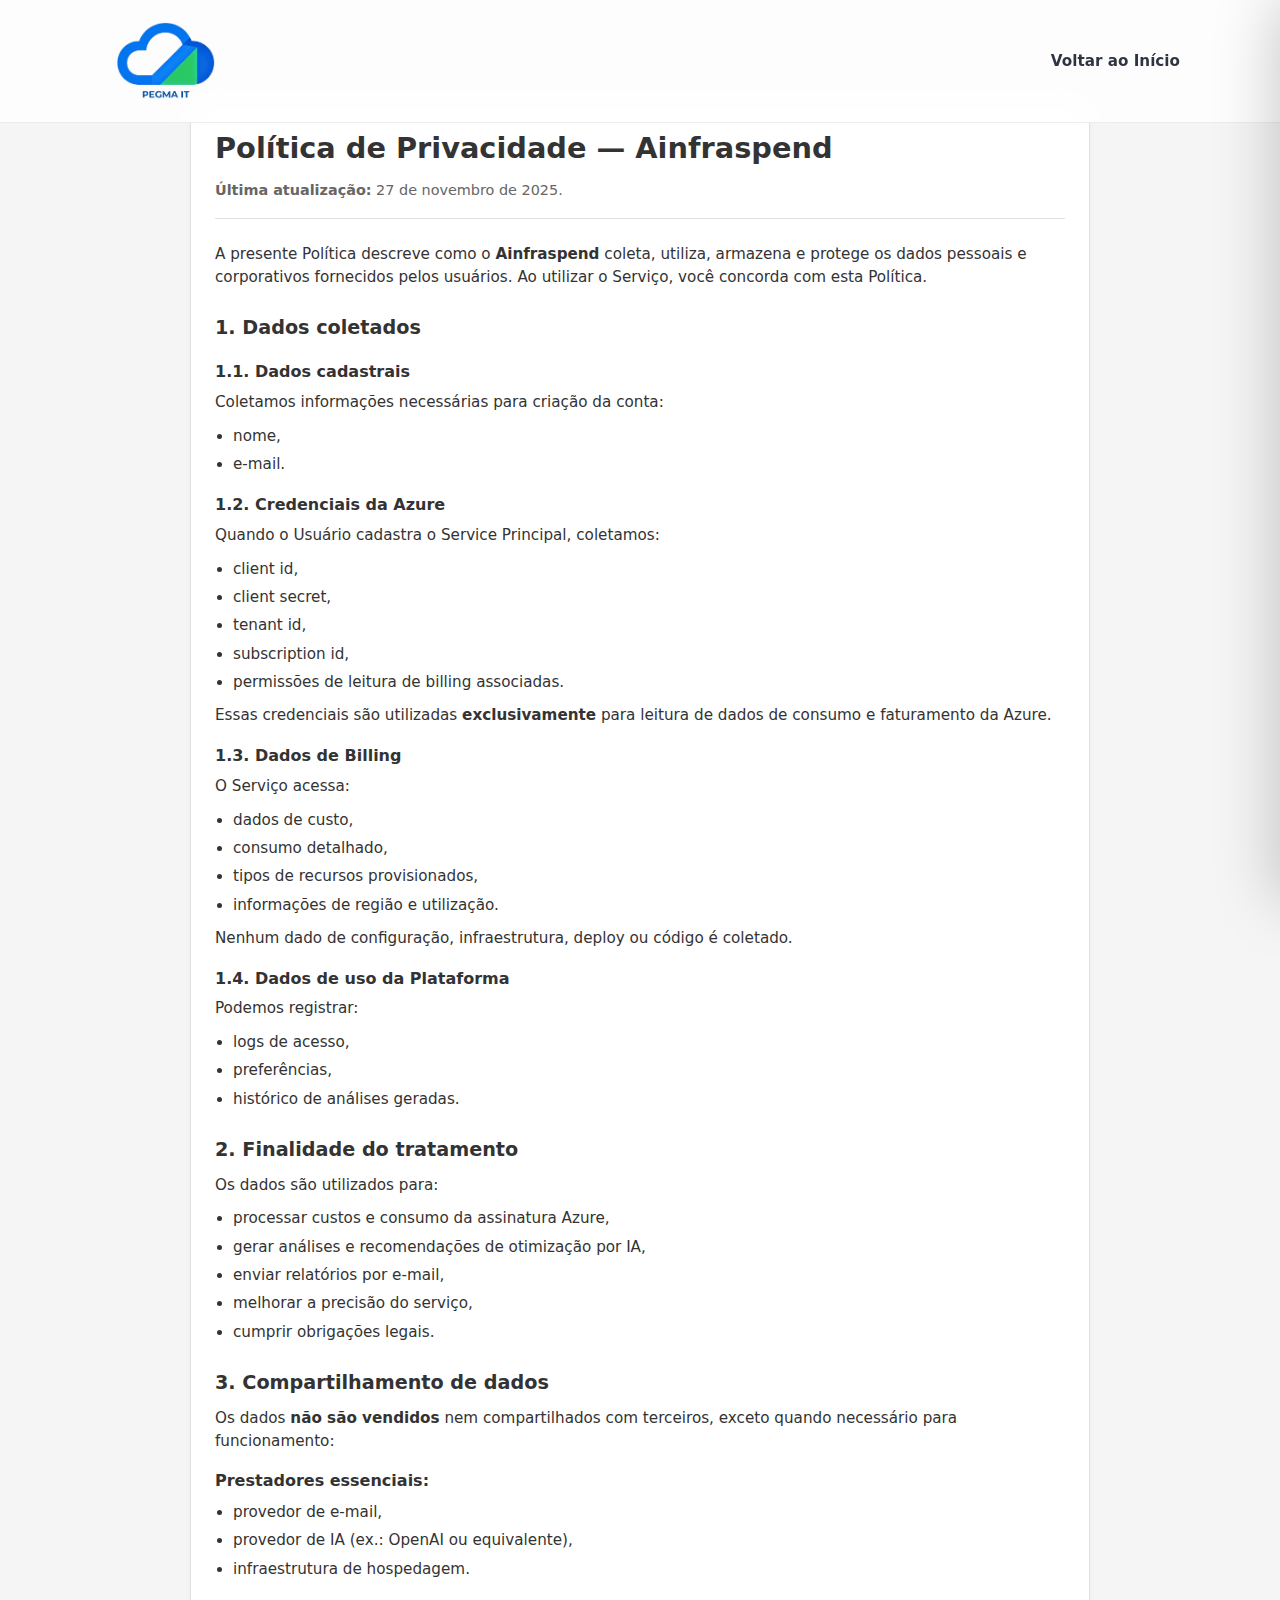
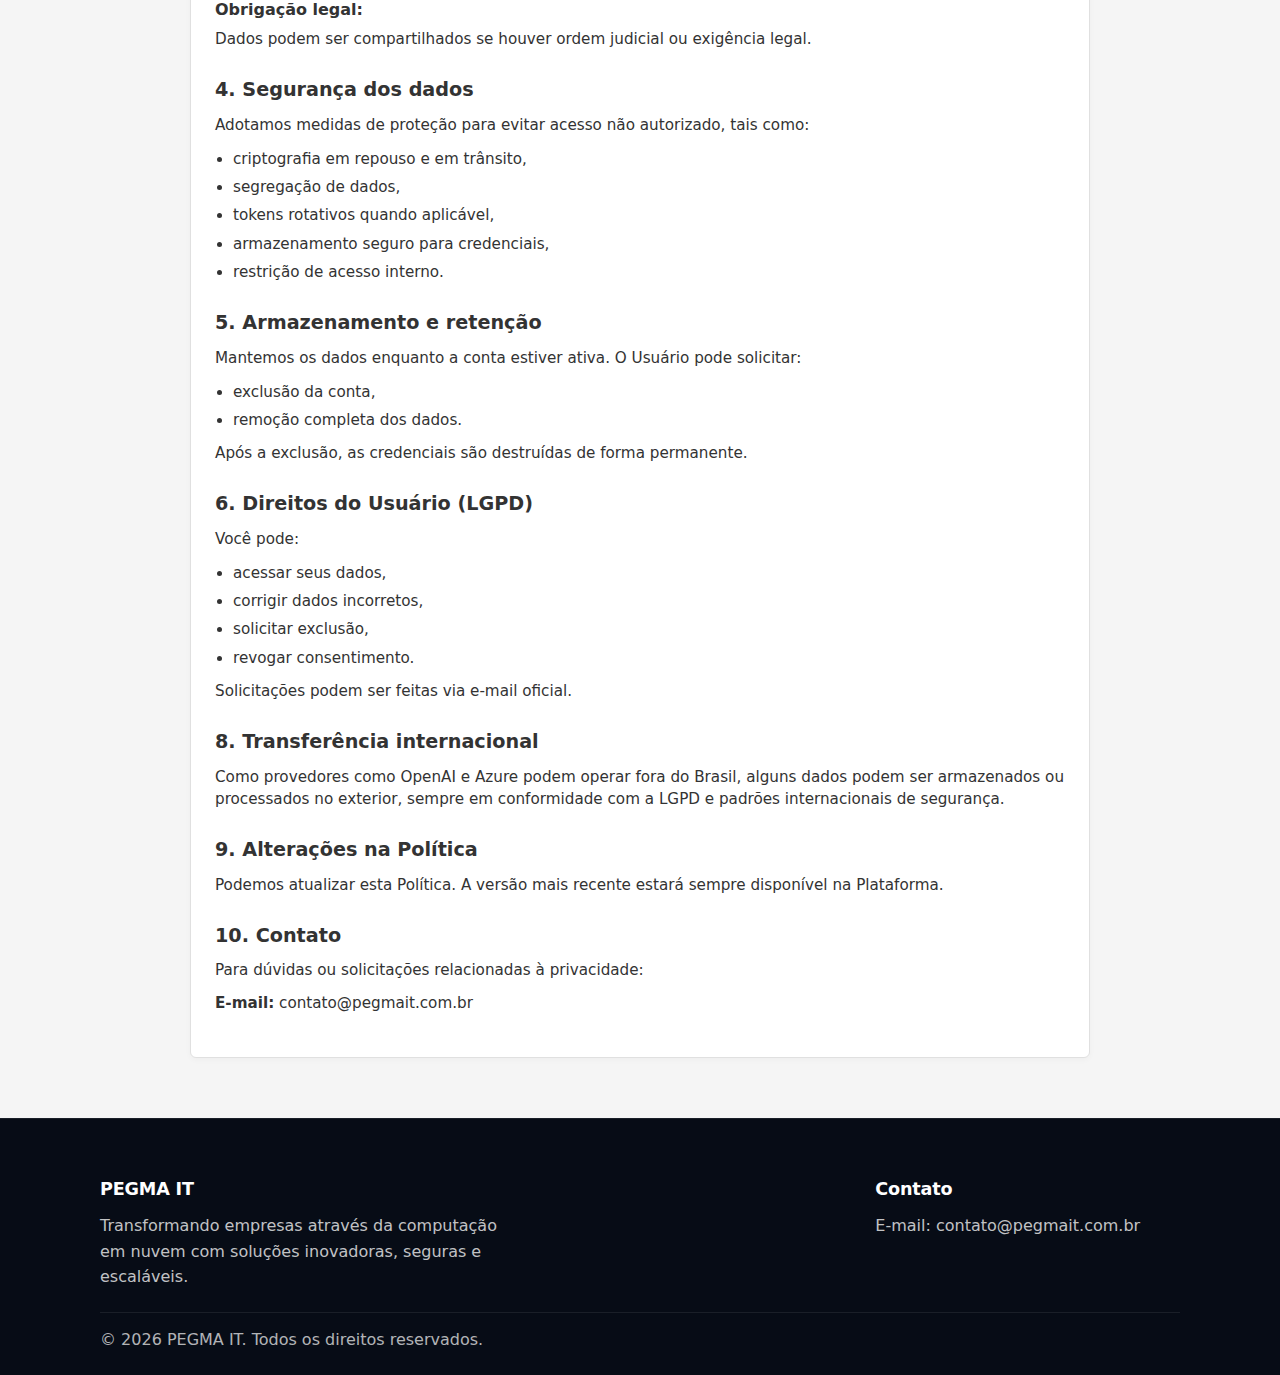
<file: politica-de-privacidade/index.html>
<!DOCTYPE html>
<html lang="pt-BR">
  <head>
    <meta charset="UTF-8">
    <meta name="viewport" content="width=device-width, initial-scale=1.0">
    <title>PEGMA IT - Política de Privacidade — Ainfraspend</title>
    <meta name="description" content="Política de Privacidade do Ainfraspend, ferramenta de análise de custos em nuvem da PEGMA IT.">

    <link rel="stylesheet" href="../css/style.css">
    <link rel="stylesheet" href="https://cdnjs.cloudflare.com/ajax/libs/font-awesome/6.5.1/css/all.min.css">

    <!-- Estilo simples para a página de Política de Privacidade -->
    <style>
      body {
        background: #f5f5f5;
        color: #333;
        font-family: system-ui, -apple-system, BlinkMacSystemFont, "Segoe UI", sans-serif;
      }

      .terms-page {
        padding: 100px 16px 60px;
      }

      .terms-container {
        max-width: 900px;
        margin: 0 auto;
        background: #ffffff;
        border-radius: 6px;
        border: 1px solid #e0e0e0;
        padding: 24px 24px 32px;
        box-shadow: 0 2px 6px rgba(0, 0, 0, 0.03);
      }

      .terms-header {
        margin-bottom: 24px;
        border-bottom: 1px solid #e0e0e0;
        padding-bottom: 16px;
      }

      .terms-header h1 {
        font-size: 1.8rem;
        margin: 0 0 8px;
      }

      .terms-header p {
        margin: 0;
        font-size: 0.9rem;
        color: #666;
      }

      .terms-content h2 {
        font-size: 1.2rem;
        margin-top: 24px;
        margin-bottom: 8px;
      }

      .terms-content h3 {
        font-size: 1rem;
        margin-top: 16px;
        margin-bottom: 6px;
      }

      .terms-content p {
        margin: 4px 0 10px;
        line-height: 1.5;
        font-size: 0.95rem;
      }

      .terms-content ul {
        margin: 4px 0 10px 18px;
        padding-left: 0;
        font-size: 0.95rem;
      }

      .terms-content li {
        margin-bottom: 4px;
      }

      @media (max-width: 600px) {
        .terms-container {
          padding: 20px 16px 24px;
        }

        .terms-header h1 {
          font-size: 1.4rem;
        }
      }
    </style>
  </head>

  <body>
    <!-- Header -->
    <header class="header">
      <div class="container">
        <img class="logo_square" src="../images/logo_site.png" />
        <nav class="nav">
          <a href="../ainfraspend">Voltar ao Início</a>
        </nav>
        <button class="mobile-menu-toggle" id="mobileMenuToggle">
          <i class="fa-solid fa-bars"></i>
        </button>
      </div>
    </header>

    <!-- Mobile Menu Sidebar -->
    <div class="mobile-menu-overlay" id="mobileMenuOverlay"></div>
    <div class="mobile-menu-sidebar" id="mobileMenuSidebar">
      <div class="mobile-menu-header">
        <img class="logo_square" src="../images/logo_site.png" />
        <button class="mobile-menu-close" id="mobileMenuClose">
          <i class="fa-solid fa-xmark"></i>
        </button>
      </div>
      <nav class="mobile-menu-nav">
        <a href="../ainfraspend" class="mobile-menu-link">Voltar ao Início</a>
      </nav>
    </div>

    <!-- Conteúdo: Política de Privacidade -->
    <main class="terms-page">
      <div class="terms-container">
        <header class="terms-header">
          <h1>Política de Privacidade — Ainfraspend</h1>
          <p><strong>Última atualização:</strong> 27 de novembro de 2025.</p>
        </header>

        <section class="terms-content">
          <p>
            A presente Política descreve como o <strong>Ainfraspend</strong> coleta, utiliza, armazena e protege
            os dados pessoais e corporativos fornecidos pelos usuários. Ao utilizar o Serviço, você
            concorda com esta Política.
          </p>

          <h2>1. Dados coletados</h2>

          <h3>1.1. Dados cadastrais</h3>
          <p>Coletamos informações necessárias para criação da conta:</p>
          <ul>
            <li>nome,</li>
            <li>e-mail.</li>
          </ul>

          <h3>1.2. Credenciais da Azure</h3>
          <p>Quando o Usuário cadastra o Service Principal, coletamos:</p>
          <ul>
            <li>client id,</li>
            <li>client secret,</li>
            <li>tenant id,</li>
            <li>subscription id,</li>
            <li>permissões de leitura de billing associadas.</li>
          </ul>
          <p>Essas credenciais são utilizadas <strong>exclusivamente</strong> para leitura de dados de consumo e faturamento da Azure.</p>

          <h3>1.3. Dados de Billing</h3>
          <p>O Serviço acessa:</p>
          <ul>
            <li>dados de custo,</li>
            <li>consumo detalhado,</li>
            <li>tipos de recursos provisionados,</li>
            <li>informações de região e utilização.</li>
          </ul>
          <p>Nenhum dado de configuração, infraestrutura, deploy ou código é coletado.</p>

          <h3>1.4. Dados de uso da Plataforma</h3>
          <p>Podemos registrar:</p>
          <ul>
            <li>logs de acesso,</li>
            <li>preferências,</li>
            <li>histórico de análises geradas.</li>
          </ul>

          <h2>2. Finalidade do tratamento</h2>
          <p>Os dados são utilizados para:</p>
          <ul>
            <li>processar custos e consumo da assinatura Azure,</li>
            <li>gerar análises e recomendações de otimização por IA,</li>
            <li>enviar relatórios por e-mail,</li>
            <li>melhorar a precisão do serviço,</li>
            <li>cumprir obrigações legais.</li>
          </ul>

          <h2>3. Compartilhamento de dados</h2>
          <p>
            Os dados <strong>não são vendidos</strong> nem compartilhados com terceiros, exceto
            quando necessário para funcionamento:
          </p>

          <h3>Prestadores essenciais:</h3>
          <ul>
            <li>provedor de e-mail,</li>
            <li>provedor de IA (ex.: OpenAI ou equivalente),</li>
            <li>infraestrutura de hospedagem.</li>
          </ul>

          <h3>Obrigação legal:</h3>
          <p>Dados podem ser compartilhados se houver ordem judicial ou exigência legal.</p>

          <h2>4. Segurança dos dados</h2>
          <p>Adotamos medidas de proteção para evitar acesso não autorizado, tais como:</p>
          <ul>
            <li>criptografia em repouso e em trânsito,</li>
            <li>segregação de dados,</li>
            <li>tokens rotativos quando aplicável,</li>
            <li>armazenamento seguro para credenciais,</li>
            <li>restrição de acesso interno.</li>
          </ul>

          <h2>5. Armazenamento e retenção</h2>
          <p>Mantemos os dados enquanto a conta estiver ativa. O Usuário pode solicitar:</p>
          <ul>
            <li>exclusão da conta,</li>
            <li>remoção completa dos dados.</li>
          </ul>
          <p>Após a exclusão, as credenciais são destruídas de forma permanente.</p>

          <h2>6. Direitos do Usuário (LGPD)</h2>
          <p>Você pode:</p>
          <ul>
            <li>acessar seus dados,</li>
            <li>corrigir dados incorretos,</li>
            <li>solicitar exclusão,</li>
            <li>revogar consentimento.</li>
          </ul>
          <p>Solicitações podem ser feitas via e-mail oficial.</p>

          <h2>8. Transferência internacional</h2>
          <p>
            Como provedores como OpenAI e Azure podem operar fora do Brasil, alguns dados podem ser
            armazenados ou processados no exterior, sempre em conformidade com a LGPD e padrões
            internacionais de segurança.
          </p>

          <h2>9. Alterações na Política</h2>
          <p>
            Podemos atualizar esta Política. A versão mais recente estará sempre disponível na Plataforma.
          </p>

          <h2>10. Contato</h2>
          <p>Para dúvidas ou solicitações relacionadas à privacidade:</p>
          <p><strong>E-mail:</strong> contato@pegmait.com.br</p>
        </section>
      </div>
    </main>

    <!-- Footer -->
    <footer class="footer">
      <div class="container">
        <div class="footer-content">
          <div class="footer-section">
            <h3>PEGMA IT</h3>
            <p>Transformando empresas através da computação em nuvem com soluções inovadoras, seguras e escaláveis.</p>
          </div>
          <div class="footer-section">
            <!-- <h3></h3>
            <p><a href="#servicos">Termos de Uso e Condições</a></p>
            <p><a href="#servicos">Política de Privacidade</a></p> -->
          </div>
          <div class="footer-section">
            <h3>Contato</h3>
            <p>E-mail: contato@pegmait.com.br</p>
          </div>
        </div>
        <div class="footer-bottom">
          <p>&copy; 2026 PEGMA IT. Todos os direitos reservados.</p>
        </div>
      </div>
    </footer>
  <script src="../js/main.js" defer></script>
</body>
</html>
</file>
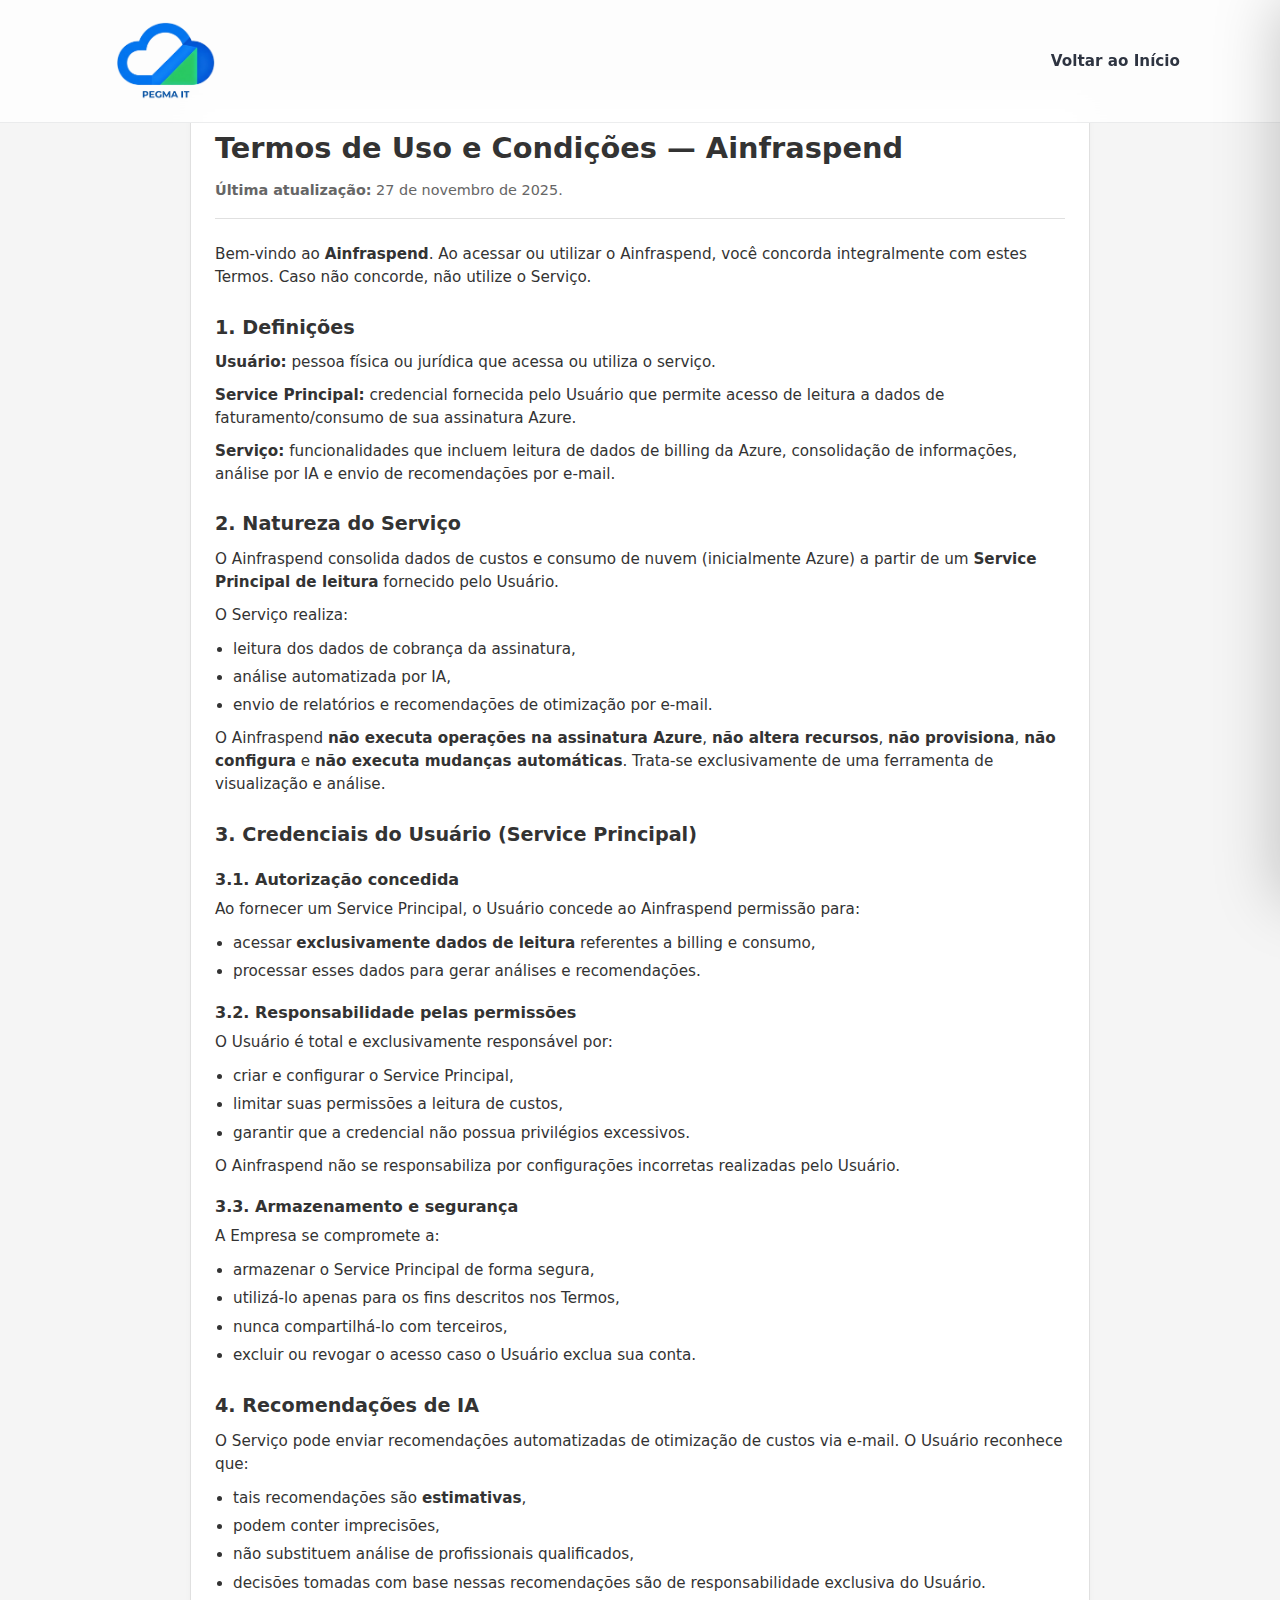
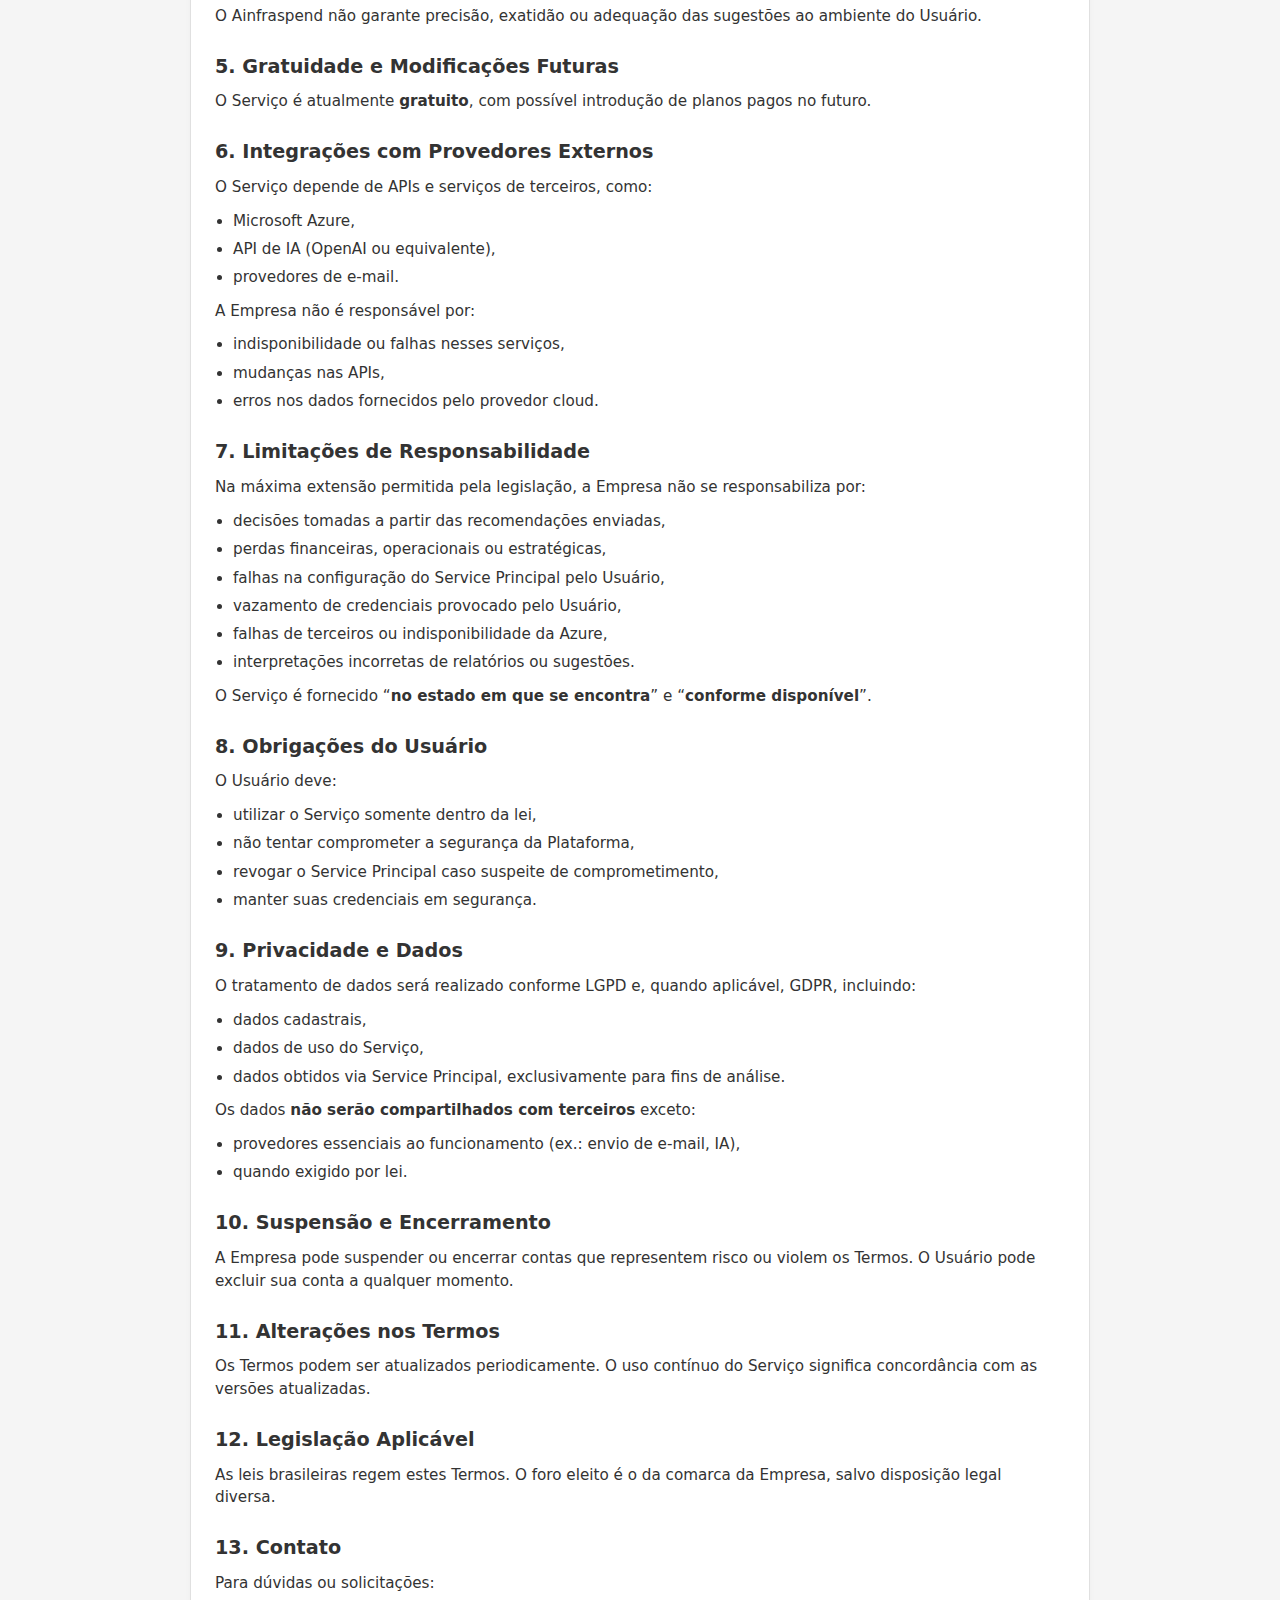
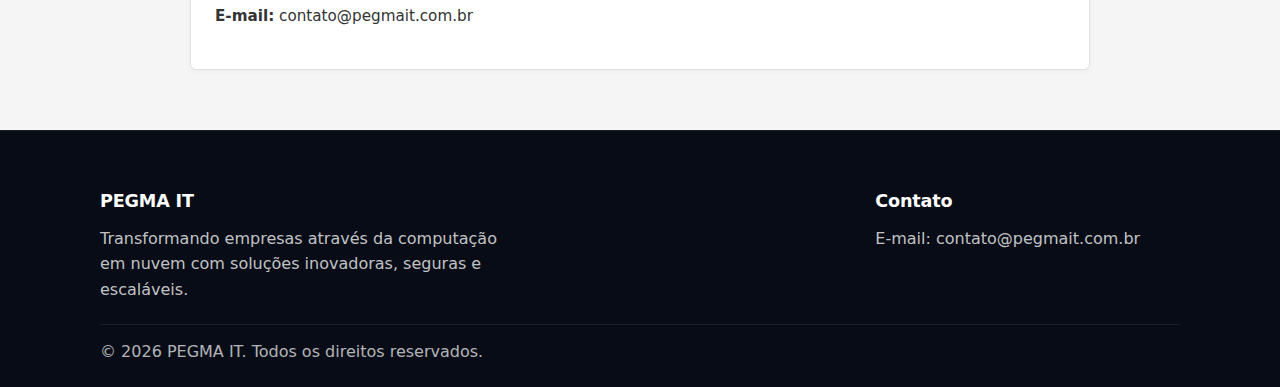
<file: termos-de-uso/index.html>
<!DOCTYPE html>
<html lang="pt-BR">
  <head>
    <meta charset="UTF-8">
    <meta name="viewport" content="width=device-width, initial-scale=1.0">
    <title>PEGMA IT - Termos de Uso e Condições — Ainfraspend</title>
    <meta name="description" content="Termos de Uso e Condições do Ainfraspend, ferramenta de análise de custos em nuvem da PEGMA IT.">

    <link rel="stylesheet" href="../css/style.css">
    <link rel="stylesheet" href="https://cdnjs.cloudflare.com/ajax/libs/font-awesome/6.5.1/css/all.min.css">

    <!-- Estilo simples para a página de Termos -->
    <style>
      body {
        background: #f5f5f5;
        color: #333;
        font-family: system-ui, -apple-system, BlinkMacSystemFont, "Segoe UI", sans-serif;
      }

      .terms-page {
        padding: 100px 16px 60px;
      }

      .terms-container {
        max-width: 900px;
        margin: 0 auto;
        background: #ffffff;
        border-radius: 6px;
        border: 1px solid #e0e0e0;
        padding: 24px 24px 32px;
        box-shadow: 0 2px 6px rgba(0, 0, 0, 0.03);
      }

      .terms-header {
        margin-bottom: 24px;
        border-bottom: 1px solid #e0e0e0;
        padding-bottom: 16px;
      }

      .terms-header h1 {
        font-size: 1.8rem;
        margin: 0 0 8px;
      }

      .terms-header p {
        margin: 0;
        font-size: 0.9rem;
        color: #666;
      }

      .terms-content h2 {
        font-size: 1.2rem;
        margin-top: 24px;
        margin-bottom: 8px;
      }

      .terms-content h3 {
        font-size: 1rem;
        margin-top: 16px;
        margin-bottom: 6px;
      }

      .terms-content p {
        margin: 4px 0 10px;
        line-height: 1.5;
        font-size: 0.95rem;
      }

      .terms-content ul {
        margin: 4px 0 10px 18px;
        padding-left: 0;
        font-size: 0.95rem;
      }

      .terms-content li {
        margin-bottom: 4px;
      }

      @media (max-width: 600px) {
        .terms-container {
          padding: 20px 16px 24px;
        }

        .terms-header h1 {
          font-size: 1.4rem;
        }
      }
    </style>
  </head>

  <body>
    <!-- Header -->
    <header class="header">
      <div class="container">
        <img class="logo_square" src="../images/logo_site.png" />
        <nav class="nav">
          <a href="../ainfraspend">Voltar ao Início</a>
        </nav>
        <button class="mobile-menu-toggle" id="mobileMenuToggle">
          <i class="fa-solid fa-bars"></i>
        </button>
      </div>
    </header>

    <!-- Mobile Menu Sidebar -->
    <div class="mobile-menu-overlay" id="mobileMenuOverlay"></div>
    <div class="mobile-menu-sidebar" id="mobileMenuSidebar">
      <div class="mobile-menu-header">
        <img class="logo_square" src="../images/logo_site.png" />
        <button class="mobile-menu-close" id="mobileMenuClose">
          <i class="fa-solid fa-xmark"></i>
        </button>
      </div>
      <nav class="mobile-menu-nav">
        <a href="../ainfraspend" class="mobile-menu-link">Voltar ao Início</a>
      </nav>
    </div>

    <!-- Conteúdo: Termos de Uso e Condições -->
    <main class="terms-page">
      <div class="terms-container">
        <header class="terms-header">
          <h1>Termos de Uso e Condições — Ainfraspend</h1>
          <p><strong>Última atualização:</strong> 27 de novembro de 2025.</p>
        </header>

        <section class="terms-content">
          <p>
            Bem-vindo ao <strong>Ainfraspend</strong>. Ao acessar ou utilizar o Ainfraspend, você
            concorda integralmente com estes Termos. Caso não concorde, não utilize o Serviço.
          </p>

          <h2>1. Definições</h2>
          <p><strong>Usuário:</strong> pessoa física ou jurídica que acessa ou utiliza o serviço.</p>
          <p><strong>Service Principal:</strong> credencial fornecida pelo Usuário que permite acesso de leitura a dados de faturamento/consumo de sua assinatura Azure.</p>
          <p><strong>Serviço:</strong> funcionalidades que incluem leitura de dados de billing da Azure, consolidação de informações, análise por IA e envio de recomendações por e-mail.</p>

          <h2>2. Natureza do Serviço</h2>
          <p>
            O Ainfraspend consolida dados de custos e consumo de nuvem (inicialmente Azure) a partir de um
            <strong>Service Principal de leitura</strong> fornecido pelo Usuário.
          </p>
          <p>O Serviço realiza:</p>
          <ul>
            <li>leitura dos dados de cobrança da assinatura,</li>
            <li>análise automatizada por IA,</li>
            <li>envio de relatórios e recomendações de otimização por e-mail.</li>
          </ul>
          <p>
            O Ainfraspend <strong>não executa operações na assinatura Azure</strong>,
            <strong>não altera recursos</strong>, <strong>não provisiona</strong>,
            <strong>não configura</strong> e <strong>não executa mudanças automáticas</strong>.
            Trata-se exclusivamente de uma ferramenta de visualização e análise.
          </p>

          <h2>3. Credenciais do Usuário (Service Principal)</h2>

          <h3>3.1. Autorização concedida</h3>
          <p>Ao fornecer um Service Principal, o Usuário concede ao Ainfraspend permissão para:</p>
          <ul>
            <li>acessar <strong>exclusivamente dados de leitura</strong> referentes a billing e consumo,</li>
            <li>processar esses dados para gerar análises e recomendações.</li>
          </ul>

          <h3>3.2. Responsabilidade pelas permissões</h3>
          <p>O Usuário é total e exclusivamente responsável por:</p>
          <ul>
            <li>criar e configurar o Service Principal,</li>
            <li>limitar suas permissões a leitura de custos,</li>
            <li>garantir que a credencial não possua privilégios excessivos.</li>
          </ul>
          <p>O Ainfraspend não se responsabiliza por configurações incorretas realizadas pelo Usuário.</p>

          <h3>3.3. Armazenamento e segurança</h3>
          <p>A Empresa se compromete a:</p>
          <ul>
            <li>armazenar o Service Principal de forma segura,</li>
            <li>utilizá-lo apenas para os fins descritos nos Termos,</li>
            <li>nunca compartilhá-lo com terceiros,</li>
            <li>excluir ou revogar o acesso caso o Usuário exclua sua conta.</li>
          </ul>

          <h2>4. Recomendações de IA</h2>
          <p>O Serviço pode enviar recomendações automatizadas de otimização de custos via e-mail. O Usuário reconhece que:</p>
          <ul>
            <li>tais recomendações são <strong>estimativas</strong>,</li>
            <li>podem conter imprecisões,</li>
            <li>não substituem análise de profissionais qualificados,</li>
            <li>decisões tomadas com base nessas recomendações são de responsabilidade exclusiva do Usuário.</li>
          </ul>
          <p>O Ainfraspend não garante precisão, exatidão ou adequação das sugestões ao ambiente do Usuário.</p>

          <h2>5. Gratuidade e Modificações Futuras</h2>
          <p>O Serviço é atualmente <strong>gratuito</strong>, com possível introdução de planos pagos no futuro.</p>

          <h2>6. Integrações com Provedores Externos</h2>
          <p>O Serviço depende de APIs e serviços de terceiros, como:</p>
          <ul>
            <li>Microsoft Azure,</li>
            <li>API de IA (OpenAI ou equivalente),</li>
            <li>provedores de e-mail.</li>
          </ul>
          <p>A Empresa não é responsável por:</p>
          <ul>
            <li>indisponibilidade ou falhas nesses serviços,</li>
            <li>mudanças nas APIs,</li>
            <li>erros nos dados fornecidos pelo provedor cloud.</li>
          </ul>

          <h2>7. Limitações de Responsabilidade</h2>
          <p>Na máxima extensão permitida pela legislação, a Empresa não se responsabiliza por:</p>
          <ul>
            <li>decisões tomadas a partir das recomendações enviadas,</li>
            <li>perdas financeiras, operacionais ou estratégicas,</li>
            <li>falhas na configuração do Service Principal pelo Usuário,</li>
            <li>vazamento de credenciais provocado pelo Usuário,</li>
            <li>falhas de terceiros ou indisponibilidade da Azure,</li>
            <li>interpretações incorretas de relatórios ou sugestões.</li>
          </ul>
          <p>O Serviço é fornecido “<strong>no estado em que se encontra</strong>” e “<strong>conforme disponível</strong>”.</p>

          <h2>8. Obrigações do Usuário</h2>
          <p>O Usuário deve:</p>
          <ul>
            <li>utilizar o Serviço somente dentro da lei,</li>
            <li>não tentar comprometer a segurança da Plataforma,</li>
            <li>revogar o Service Principal caso suspeite de comprometimento,</li>
            <li>manter suas credenciais em segurança.</li>
          </ul>

          <h2>9. Privacidade e Dados</h2>
          <p>O tratamento de dados será realizado conforme LGPD e, quando aplicável, GDPR, incluindo:</p>
          <ul>
            <li>dados cadastrais,</li>
            <li>dados de uso do Serviço,</li>
            <li>dados obtidos via Service Principal, exclusivamente para fins de análise.</li>
          </ul>
          <p>Os dados <strong>não serão compartilhados com terceiros</strong> exceto:</p>
          <ul>
            <li>provedores essenciais ao funcionamento (ex.: envio de e-mail, IA),</li>
            <li>quando exigido por lei.</li>
          </ul>

          <h2>10. Suspensão e Encerramento</h2>
          <p>
            A Empresa pode suspender ou encerrar contas que representem risco ou violem os Termos.
            O Usuário pode excluir sua conta a qualquer momento.
          </p>

          <h2>11. Alterações nos Termos</h2>
          <p>
            Os Termos podem ser atualizados periodicamente.
            O uso contínuo do Serviço significa concordância com as versões atualizadas.
          </p>

          <h2>12. Legislação Aplicável</h2>
          <p>
            As leis brasileiras regem estes Termos.
            O foro eleito é o da comarca da Empresa, salvo disposição legal diversa.
          </p>

          <h2>13. Contato</h2>
          <p>Para dúvidas ou solicitações:</p>
          <p><strong>E-mail:</strong> contato@pegmait.com.br</p>
        </section>
      </div>
    </main>

    <!-- Footer -->
    <footer class="footer">
      <div class="container">
        <div class="footer-content">
          <div class="footer-section">
            <h3>PEGMA IT</h3>
            <p>Transformando empresas através da computação em nuvem com soluções inovadoras, seguras e escaláveis.</p>
          </div>
          <div class="footer-section">
            <!-- <h3></h3>
            <p><a href="#servicos">Termos de Uso e Condições</a></p>
            <p><a href="#servicos">Política de Privacidade</a></p> -->
          </div>
          <div class="footer-section">
            <h3>Contato</h3>
            <p>E-mail: contato@pegmait.com.br</p>
          </div>
        </div>
        <div class="footer-bottom">
          <p>&copy; 2026 PEGMA IT. Todos os direitos reservados.</p>
        </div>
      </div>
    </footer>
  <script src="../js/main.js" defer></script>
</body>
</html>
</file>
<file: css/style.css>
* { margin: 0; padding: 0; box-sizing: border-box; }

html { scroll-behavior: smooth; }

:root {
  
  --brand-green: #22c55e;
  --brand-blue: #3b82f6;

  
  --ink: #0b1220;
  --text: #111827;
  --muted: #4b5563;
  --muted-2: #6b7280;
  --border: rgba(17, 24, 39, 0.10);
  --surface: #ffffff;
  --surface-2: #f6f7fb;

  
  --shadow-sm: 0 1px 2px rgba(0,0,0,0.06);
  --shadow: 0 10px 30px rgba(15, 23, 42, 0.12);
  --shadow-lg: 0 25px 60px rgba(15, 23, 42, 0.18);

  
  --radius-sm: 10px;
  --radius: 16px;
  --radius-lg: 24px;

  --container: 1120px;
}

body {
  font-family: Inter, system-ui, -apple-system, Segoe UI, Roboto, Helvetica, Arial, "Apple Color Emoji", "Segoe UI Emoji";
  line-height: 1.6;
  color: var(--text);
  background: var(--surface);
}

img { max-width: 100%; height: auto; display: block; }

a { color: inherit; }

.container {
  width: 100%;
  max-width: var(--container);
  margin: 0 auto;
  padding: 0 20px;
}

.skip-link {
  position: absolute;
  top: 10px;
  left: 10px;
  padding: 10px 12px;
  background: var(--ink);
  color: #fff;
  border-radius: 12px;
  text-decoration: none;
  transform: translateY(-150%);
  transition: transform 0.15s ease;
  z-index: 2000;
}

.skip-link:focus {
  transform: translateY(0);
  outline: 3px solid rgba(59,130,246,0.55);
  outline-offset: 2px;
}

.section {
  padding: 88px 0;
}

.section--alt {
  background: var(--surface-2);
}

.section-title {
  text-align: center;
  margin-bottom: 40px;
}

.section-title h2 {
  font-size: clamp(1.8rem, 1.1rem + 2vw, 2.5rem);
  letter-spacing: -0.02em;
  line-height: 1.2;
  margin-bottom: 12px;
}

.section-title p {
  color: var(--muted);
  max-width: 720px;
  margin: 0 auto;
}

.badge {
  display: inline-flex;
  align-items: center;
  gap: 10px;
  padding: 10px 14px;
  border: 1px solid rgba(255,255,255,0.14);
  background: rgba(255,255,255,0.06);
  color: rgba(255,255,255,0.92);
  border-radius: 999px;
  font-weight: 600;
  font-size: 0.95rem;
  backdrop-filter: blur(10px);
}

.chip {
  display: inline-flex;
  align-items: center;
  padding: 6px 10px;
  border-radius: 999px;
  background: rgba(59, 130, 246, 0.10);
  color: #1d4ed8;
  font-weight: 700;
  font-size: 0.82rem;
}

.btn {
  padding: 0.85rem 1.15rem;
  border: none;
  border-radius: 12px;
  font-weight: 700;
  text-decoration: none;
  cursor: pointer;
  transition: transform 0.15s ease, box-shadow 0.15s ease, background 0.15s ease, border-color 0.15s ease;
  display: inline-flex;
  align-items: center;
  justify-content: center;
  gap: 10px;
  line-height: 1;
}

.btn:active { transform: translateY(1px); }

.btn-primary {
  background: linear-gradient(135deg, var(--brand-green), var(--brand-blue));
  color: #fff;
  box-shadow: 0 10px 25px rgba(34,197,94,0.18);
}

.btn-primary:hover {
  transform: translateY(-1px);
  box-shadow: 0 14px 32px rgba(59,130,246,0.22);
}

.btn-secondary {
  background: rgba(255,255,255,0.08);
  color: rgba(255,255,255,0.95);
  border: 1px solid rgba(255,255,255,0.18);
}

.btn-secondary:hover {
  background: rgba(255,255,255,0.12);
  border-color: rgba(255,255,255,0.26);
  transform: translateY(-1px);
}

.btn-outline {
  background: transparent;
  border: 1px solid rgba(17, 24, 39, 0.18);
  color: var(--text);
}

.btn-outline:hover {
  border-color: rgba(17, 24, 39, 0.30);
  background: rgba(15, 23, 42, 0.04);
  transform: translateY(-1px);
}

.header {
  position: fixed;
  top: 0; left: 0; right: 0;
  z-index: 1000;
  background: rgba(255,255,255,0.80);
  border-bottom: 1px solid rgba(17, 24, 39, 0.08);
  backdrop-filter: blur(14px);
  transition: background 0.2s ease, box-shadow 0.2s ease;
}

.header.is-scrolled {
  background: rgba(255,255,255,0.92);
  box-shadow: var(--shadow-sm);
}

.header .container {
  display: flex;
  align-items: center;
  justify-content: space-between;
  padding: 14px 20px;
  gap: 12px;
}

.logo_square {
  width: 132px;
  height: auto;
}

.nav {
  display: flex;
  gap: 1.3rem;
  align-items: center;
}

.nav a {
  text-decoration: none;
  color: var(--text);
  font-weight: 650;
  font-size: 0.95rem;
  opacity: 0.88;
  transition: opacity 0.15s ease, color 0.15s ease;
}

.nav a:hover,
.nav a.active {
  opacity: 1;
  color: #0b3aa6;
}

.header-actions {
  display: flex;
  align-items: center;
  gap: 10px;
}

.mobile-menu-toggle {
  display: none;
  background: transparent;
  border: 1px solid rgba(17, 24, 39, 0.14);
  border-radius: 12px;
  padding: 10px 12px;
  cursor: pointer;
}

.mobile-menu-overlay {
  position: fixed;
  inset: 0;
  background: rgba(0,0,0,0.50);
  z-index: 1998;
  opacity: 0;
  visibility: hidden;
  transition: opacity 0.2s ease, visibility 0.2s ease;
}

.mobile-menu-overlay.active {
  opacity: 1;
  visibility: visible;
}

.mobile-menu-sidebar {
  position: fixed;
  top: 0;
  right: 0;
  width: 320px;
  height: 100vh;
  background: #fff;
  z-index: 1999;
  transform: translateX(105%);
  transition: transform 0.22s ease;
  box-shadow: -18px 0 60px rgba(0,0,0,0.22);
  display: flex;
  flex-direction: column;
}

.mobile-menu-sidebar.active {
  transform: translateX(0);
}

.mobile-menu-header {
  display: flex;
  justify-content: space-between;
  align-items: center;
  padding: 18px 18px;
  border-bottom: 1px solid rgba(17, 24, 39, 0.08);
}

.mobile-menu-close {
  background: transparent;
  border: 1px solid rgba(17, 24, 39, 0.14);
  cursor: pointer;
  padding: 10px 12px;
  border-radius: 12px;
}

.mobile-menu-nav {
  padding: 16px 18px 22px;
  display: flex;
  flex-direction: column;
  gap: 8px;
}

.mobile-menu-link {
  display: flex;
  align-items: center;
  justify-content: space-between;
  padding: 14px 14px;
  border-radius: 14px;
  border: 1px solid rgba(17, 24, 39, 0.10);
  text-decoration: none;
  font-weight: 700;
  color: var(--text);
  transition: background 0.15s ease, border-color 0.15s ease;
}

.mobile-menu-link:hover {
  background: rgba(15, 23, 42, 0.04);
  border-color: rgba(17, 24, 39, 0.18);
}

.mobile-menu-cta {
  margin-top: 8px;
  width: 100%;
}

body.mobile-menu-open { overflow: hidden; }

.hero {
  position: relative;
  padding: 132px 0 70px; 
  background: radial-gradient(900px 420px at 10% 20%, rgba(34,197,94,0.25), transparent 60%),
              radial-gradient(800px 420px at 90% 20%, rgba(59,130,246,0.25), transparent 60%),
              linear-gradient(180deg, #071023, #0b1220 70%);
  color: #fff;
  overflow: hidden;
}

.hero::after {
  content: "";
  position: absolute;
  inset: 0;
  background-image:
    linear-gradient(to right, rgba(255,255,255,0.06) 1px, transparent 1px),
    linear-gradient(to bottom, rgba(255,255,255,0.06) 1px, transparent 1px);
  background-size: 56px 56px;
  opacity: 0.18;
  pointer-events: none;
}

.hero .container {
  position: relative;
  z-index: 1;
}

.hero-grid {
  display: flex;
  gap: 42px;
  align-items: center;
  height: 80vh;
}

.hero h1 {
  font-size: clamp(2.2rem, 1.2rem + 3.2vw, 3.6rem);
  line-height: 1.05;
  letter-spacing: -0.03em;
  margin: 16px 0 16px;
}

.hero p {
  color: rgba(255,255,255,0.82);
  max-width: 60ch;
  font-size: 1.1rem;
}

.services-grid {
  grid-template-columns: repeat(4, minmax(0, 1fr));
  margin-top: 24px;
}

.service-card {
  background: var(--surface);
  border: 1px solid var(--border);
  border-radius: var(--radius);
  padding: 22px;
  box-shadow: var(--shadow-sm);
  transition: transform 0.18s ease, box-shadow 0.18s ease, border-color 0.18s ease;
  position: relative;
  overflow: hidden;
}

.service-card::before {
  content: "";
  position: absolute;
  inset: -2px;
  background: linear-gradient(135deg, rgba(34,197,94,0.25), rgba(59,130,246,0.25));
  opacity: 0;
  transition: opacity 0.18s ease;
}

.service-card > * { position: relative; z-index: 1; }

.service-card:hover {
  transform: translateY(-4px);
  box-shadow: var(--shadow);
  border-color: rgba(59, 130, 246, 0.25);
}

.service-card:hover::before { opacity: 1; }

.service-icon {
  width: 46px;
  height: 46px;
  border-radius: 14px;
  background: linear-gradient(135deg, rgba(34,197,94,0.18), rgba(59,130,246,0.18));
  border: 1px solid rgba(59, 130, 246, 0.18);
  display: flex;
  align-items: center;
  justify-content: center;
  margin-bottom: 12px;
}

.service-icon i { color: #0b3aa6; }

.service-card h3 {
  font-size: 1.05rem;
  letter-spacing: -0.01em;
  line-height: 1.25;
  margin-bottom: 10px;
}

.service-card p {
  color: var(--muted);
  font-size: 0.98rem;
}

.process-grid {
  grid-template-columns: repeat(4, minmax(0, 1fr));
  margin-top: 24px;
}

.process-step {
  background: var(--surface);
  border: 1px solid var(--border);
  border-radius: var(--radius);
  padding: 22px;
  box-shadow: var(--shadow-sm);
}

.process-step .chip { margin-bottom: 12px; }

.process-step h3 { font-size: 1.1rem; margin-bottom: 8px; }

.process-step p { color: var(--muted); }

.cases-grid {
  grid-template-columns: repeat(3, minmax(0, 1fr));
  margin-top: 24px;
}

.case-card {
  background: var(--surface);
  border: 1px solid var(--border);
  border-radius: var(--radius-lg);
  padding: 26px;
  box-shadow: var(--shadow-sm);
  transition: transform 0.18s ease, box-shadow 0.18s ease;
  position: relative;
  overflow: hidden;
}

.case-card::before {
  content: "";
  position: absolute;
  top: 0; left: 0;
  height: 4px;
  width: 100%;
  background: linear-gradient(90deg, var(--brand-green), var(--brand-blue));
}

.case-card:hover {
  transform: translateY(-4px);
  box-shadow: var(--shadow);
}

.case-card h3 {
  font-size: 1.1rem;
  line-height: 1.3;
  margin: 10px 0 10px;
}

.case-card p { color: var(--muted); }

.case-list {
  margin-top: 12px;
  padding-left: 18px;
  color: var(--muted);
}

.case-list li { margin: 6px 0; }

.benefits-grid {
  grid-template-columns: repeat(4, minmax(0, 1fr));
  margin-top: 24px;
}

.benefit-item {
  background: var(--surface);
  border: 1px solid var(--border);
  border-radius: var(--radius);
  padding: 20px;
  box-shadow: var(--shadow-sm);
  display: flex;
  gap: 12px;
}

.benefit-icon {
  width: 44px;
  height: 44px;
  border-radius: 14px;
  background: linear-gradient(135deg, rgba(34,197,94,0.16), rgba(59,130,246,0.16));
  border: 1px solid rgba(59, 130, 246, 0.16);
  display: flex;
  align-items: center;
  justify-content: center;
  flex-shrink: 0;
}

.benefit-icon i { color: #0b3aa6; }

.benefit-content h4 {
  font-size: 1.05rem;
  margin-bottom: 6px;
  line-height: 1.25;
}

.benefit-content p { color: var(--muted); font-size: 0.96rem; }

.faq {
  max-width: 920px;
  margin: 0 auto;
}

.faq details {
  background: var(--surface);
  border: 1px solid var(--border);
  border-radius: var(--radius);
  padding: 16px 18px;
  box-shadow: var(--shadow-sm);
}

.faq details + details { margin-top: 12px; }

.faq summary {
  cursor: pointer;
  font-weight: 800;
  list-style: none;
  display: flex;
  align-items: center;
  justify-content: space-between;
  gap: 14px;
}

.faq summary::-webkit-details-marker { display: none; }

.faq summary::after {
  content: "+";
  font-size: 1.2rem;
  opacity: 0.7;
}

.faq p {
  margin-top: 10px;
  color: var(--muted);
}

.cta-section {
  padding: 88px 0;
  background: radial-gradient(700px 400px at 10% 30%, rgba(34,197,94,0.25), transparent 60%),
              radial-gradient(700px 400px at 90% 30%, rgba(59,130,246,0.25), transparent 60%),
              linear-gradient(180deg, #071023, #0b1220 75%);
  color: #fff;
}

.cta-grid {
  display: grid;
  grid-template-columns: 0.95fr 1.05fr;
  gap: 28px;
  align-items: start;
}

.cta-copy h2 {
  font-size: clamp(1.8rem, 1.1rem + 2vw, 2.6rem);
  line-height: 1.15;
  letter-spacing: -0.02em;
}

.cta-copy p {
  margin-top: 10px;
  color: rgba(255,255,255,0.82);
}

.contact-card {
  border-radius: var(--radius-lg);
  border: 1px solid rgba(255,255,255,0.16);
  background: rgba(255,255,255,0.06);
  padding: 18px;
  backdrop-filter: blur(12px);
}

.contact-cards {
  margin-top: 18px;
  display: grid;
  gap: 12px;
}

.contact-card {
  display: flex;
  gap: 12px;
  align-items: flex-start;
}

.contact-card__icon {
  width: 44px;
  height: 44px;
  border-radius: 14px;
  background: rgba(255,255,255,0.08);
  border: 1px solid rgba(255,255,255,0.16);
  display: grid;
  place-items: center;
  flex-shrink: 0;
}

.contact-card__title {
  font-weight: 850;
  letter-spacing: -0.01em;
  color: rgba(255,255,255,0.96);
}

.contact-card__link {
  color: rgba(255,255,255,0.92);
  text-decoration: none;
}

.contact-card__link:hover {
  text-decoration: underline;
}

.contact-card__text {
  color: rgba(255,255,255,0.82);
  font-size: 0.95rem;
  margin-top: 2px;
}

.contact-form {
  background: #fff;
  color: var(--text);
  border-radius: var(--radius-lg);
  padding: 22px;
  box-shadow: var(--shadow-lg);
}

.form-group { margin-bottom: 14px; }

.form-group label {
  display: block;
  margin-bottom: 6px;
  font-weight: 750;
  color: var(--text);
}

.form-group input,
.form-group textarea {
  width: 100%;
  padding: 12px 12px;
  border: 1px solid rgba(17, 24, 39, 0.16);
  border-radius: 12px;
  font-size: 1rem;
  transition: border-color 0.15s ease, box-shadow 0.15s ease;
}

.form-group input:focus,
.form-group textarea:focus {
  outline: none;
  border-color: rgba(59, 130, 246, 0.55);
  box-shadow: 0 0 0 4px rgba(59, 130, 246, 0.14);
}

.form-group textarea { min-height: 120px; resize: vertical; }

.error-message {
  display: none;
  margin-top: 6px;
  color: #b91c1c;
  font-weight: 650;
  font-size: 0.9rem;
}

.warning-message {
  display: none;
  margin-bottom: 12px;
  padding: 12px;
  border-radius: 14px;
  background: #ffedd5;
  border: 1px solid #fdba74;
  color: #9a3412;
  font-weight: 700;
}

.success-message {
  display: none;
  margin-bottom: 12px;
  padding: 12px;
  border-radius: 14px;
  background: #dcfce7;
  border: 1px solid #86efac;
  color: #166534;
  font-weight: 700;
}

.form-hint {
  margin-top: 10px;
  color: rgba(255,255,255,0.78);
  font-size: 0.95rem;
}

.footer {
  background: #070c16;
  color: rgba(255,255,255,0.86);
  padding: 56px 0 22px;
  border-top: 1px solid rgba(255,255,255,0.08);
}

.footer-content {
  display: grid;
  grid-template-columns: 1.4fr 1fr 1fr;
  gap: 22px;
  align-items: start;
  margin-bottom: 22px;
}

.footer-section h3 {
  color: #fff;
  font-size: 1.1rem;
  margin-bottom: 10px;
  letter-spacing: -0.01em;
}

.footer-section p,
.footer-section a {
  color: rgba(255,255,255,0.76);
  text-decoration: none;
}

.footer-section a:hover { color: #fff; text-decoration: underline; }

.footer-bottom {
  border-top: 1px solid rgba(255,255,255,0.08);
  padding-top: 14px;
  color: rgba(255,255,255,0.70);
  display: flex;
  flex-wrap: wrap;
  gap: 10px;
  align-items: center;
  justify-content: space-between;
}

.disclaimer {
  display: inline-flex;
  margin-top: 12px;
}

.terms_acceptance { width: auto !important; }

.services-grid,
.process-grid,
.cases-grid,
.benefits-grid {
  display: grid;
  gap: 18px;
}

.hero-cta {
  display: flex;
  flex-wrap: wrap;
  gap: 12px;
  margin-top: 26px;
}

.hero-ctas {
  display: flex;
  flex-wrap: wrap;
  gap: 12px;
  margin-top: 26px;
}

.hero-trust {
  margin-top: 22px;
  display: flex;
  flex-wrap: wrap;
  gap: 10px;
}

.trust-pill {
  display: inline-flex;
  align-items: center;
  gap: 10px;
  padding: 10px 12px;
  border: 1px solid rgba(255,255,255,0.14);
  background: rgba(255,255,255,0.06);
  border-radius: 999px;
  color: rgba(255,255,255,0.92);
  font-weight: 700;
  font-size: 0.92rem;
  backdrop-filter: blur(10px);
}

.service-tags {
  display: flex;
  flex-wrap: wrap;
  gap: 8px;
  margin-top: 14px;
}

.service-icon {
  width: 44px;
  height: 44px;
  border-radius: 14px;
  background: linear-gradient(135deg, rgba(34,197,94,0.14), rgba(59,130,246,0.14));
  border: 1px solid rgba(59,130,246,0.16);
  display: flex;
  align-items: center;
  justify-content: center;
  margin-bottom: 12px;
}

.service-icon i { color: #0b3aa6; }

.case-top {
  display: flex;
  align-items: center;
  gap: 10px;
}

.case-icon {
  width: 44px;
  height: 44px;
  border-radius: 14px;
  background: linear-gradient(135deg, rgba(34,197,94,0.14), rgba(59,130,246,0.14));
  border: 1px solid rgba(59,130,246,0.16);
  display: grid;
  place-items: center;
  flex-shrink: 0;
}

.case-icon i { color: #0b3aa6; }

.case-chips {
  display: flex;
  flex-wrap: wrap;
  gap: 8px;
  margin: 14px 0 10px;
}

.case-highlight {
  margin-top: 12px;
  padding: 12px;
  border-radius: 14px;
  background: rgba(34,197,94,0.08);
  border: 1px solid rgba(34,197,94,0.18);
  color: #0b3aa6;
  font-weight: 800;
}

.cases-cta {
  margin-top: 22px;
  display: flex;
  justify-content: center;
}

.process-step__num {
  width: 38px;
  height: 38px;
  border-radius: 14px;
  background: linear-gradient(135deg, rgba(34,197,94,0.18), rgba(59,130,246,0.18));
  border: 1px solid rgba(59,130,246,0.20);
  display: grid;
  place-items: center;
  font-weight: 900;
  color: #0b3aa6;
  margin-bottom: 12px;
}

.checkbox {
  display: flex;
  align-items: flex-start;
  gap: 10px;
  margin-top: 8px;
}

.checkbox input { margin-top: 3px; }

.contact-surface {
  margin-top: 14px;
}

.terms_acceptance {
  width: 5% !important;
}

@media (prefers-reduced-motion: reduce){
*, *::before, *::after {
    animation-duration: 0.001ms !important;
    animation-iteration-count: 1 !important;
    transition-duration: 0.001ms !important;
    scroll-behavior: auto !important;
  }
}

@media (max-width: 1024px){
.services-grid { grid-template-columns: repeat(2, minmax(0, 1fr)); }

.process-grid { grid-template-columns: repeat(2, minmax(0, 1fr)); }

.benefits-grid { grid-template-columns: repeat(2, minmax(0, 1fr)); }

.cases-grid { grid-template-columns: 1fr; }

.footer-content { grid-template-columns: 1fr; }
}

@media (max-width: 820px){
.nav { display: none; }

.mobile-menu-toggle { display: inline-flex; }

.header-actions .btn { display: none; }

.hero-grid { grid-template-columns: 1fr; }

.cta-grid { grid-template-columns: 1fr; }
}

@media (max-width: 480px){
.logo_square { width: 120px; }

.services-grid { grid-template-columns: 1fr; }

.process-grid { grid-template-columns: 1fr; }

.benefits-grid { grid-template-columns: 1fr; }

.mobile-menu-sidebar { width: 100vw; }
}
</file>
